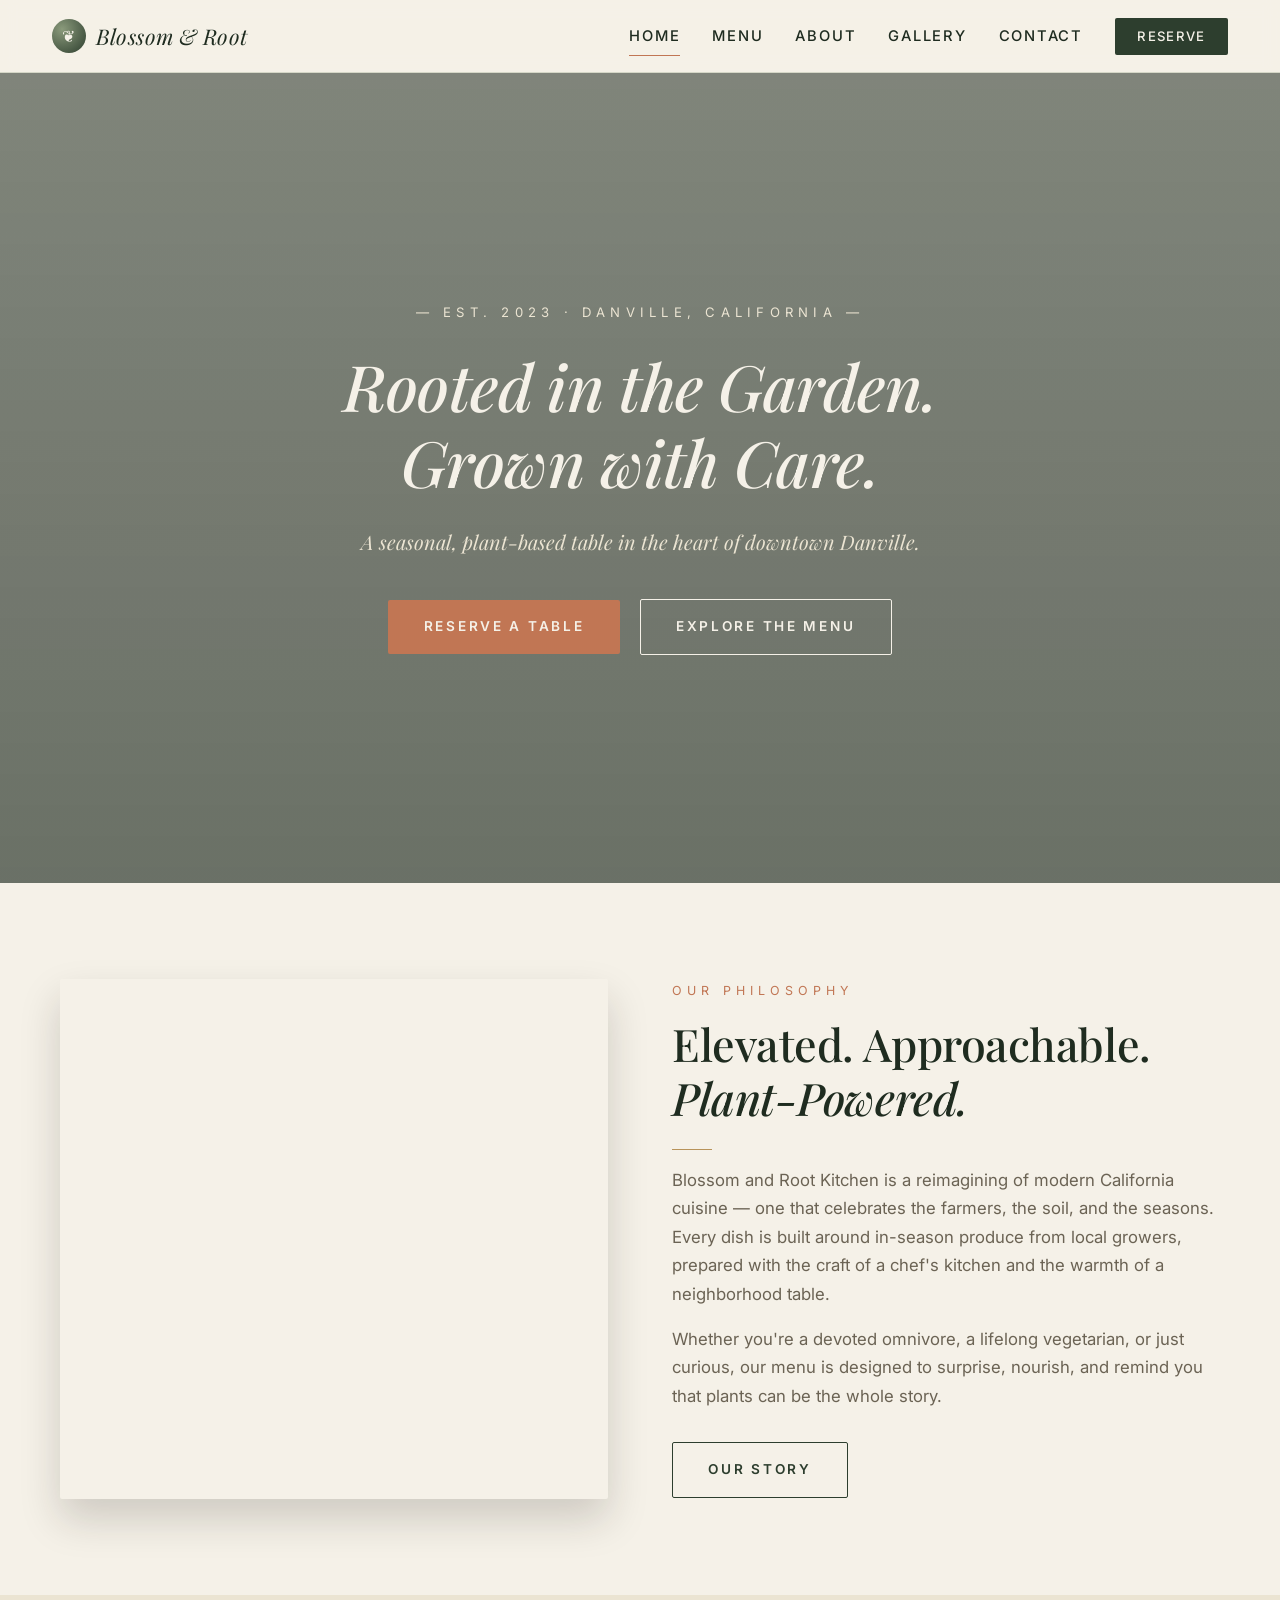
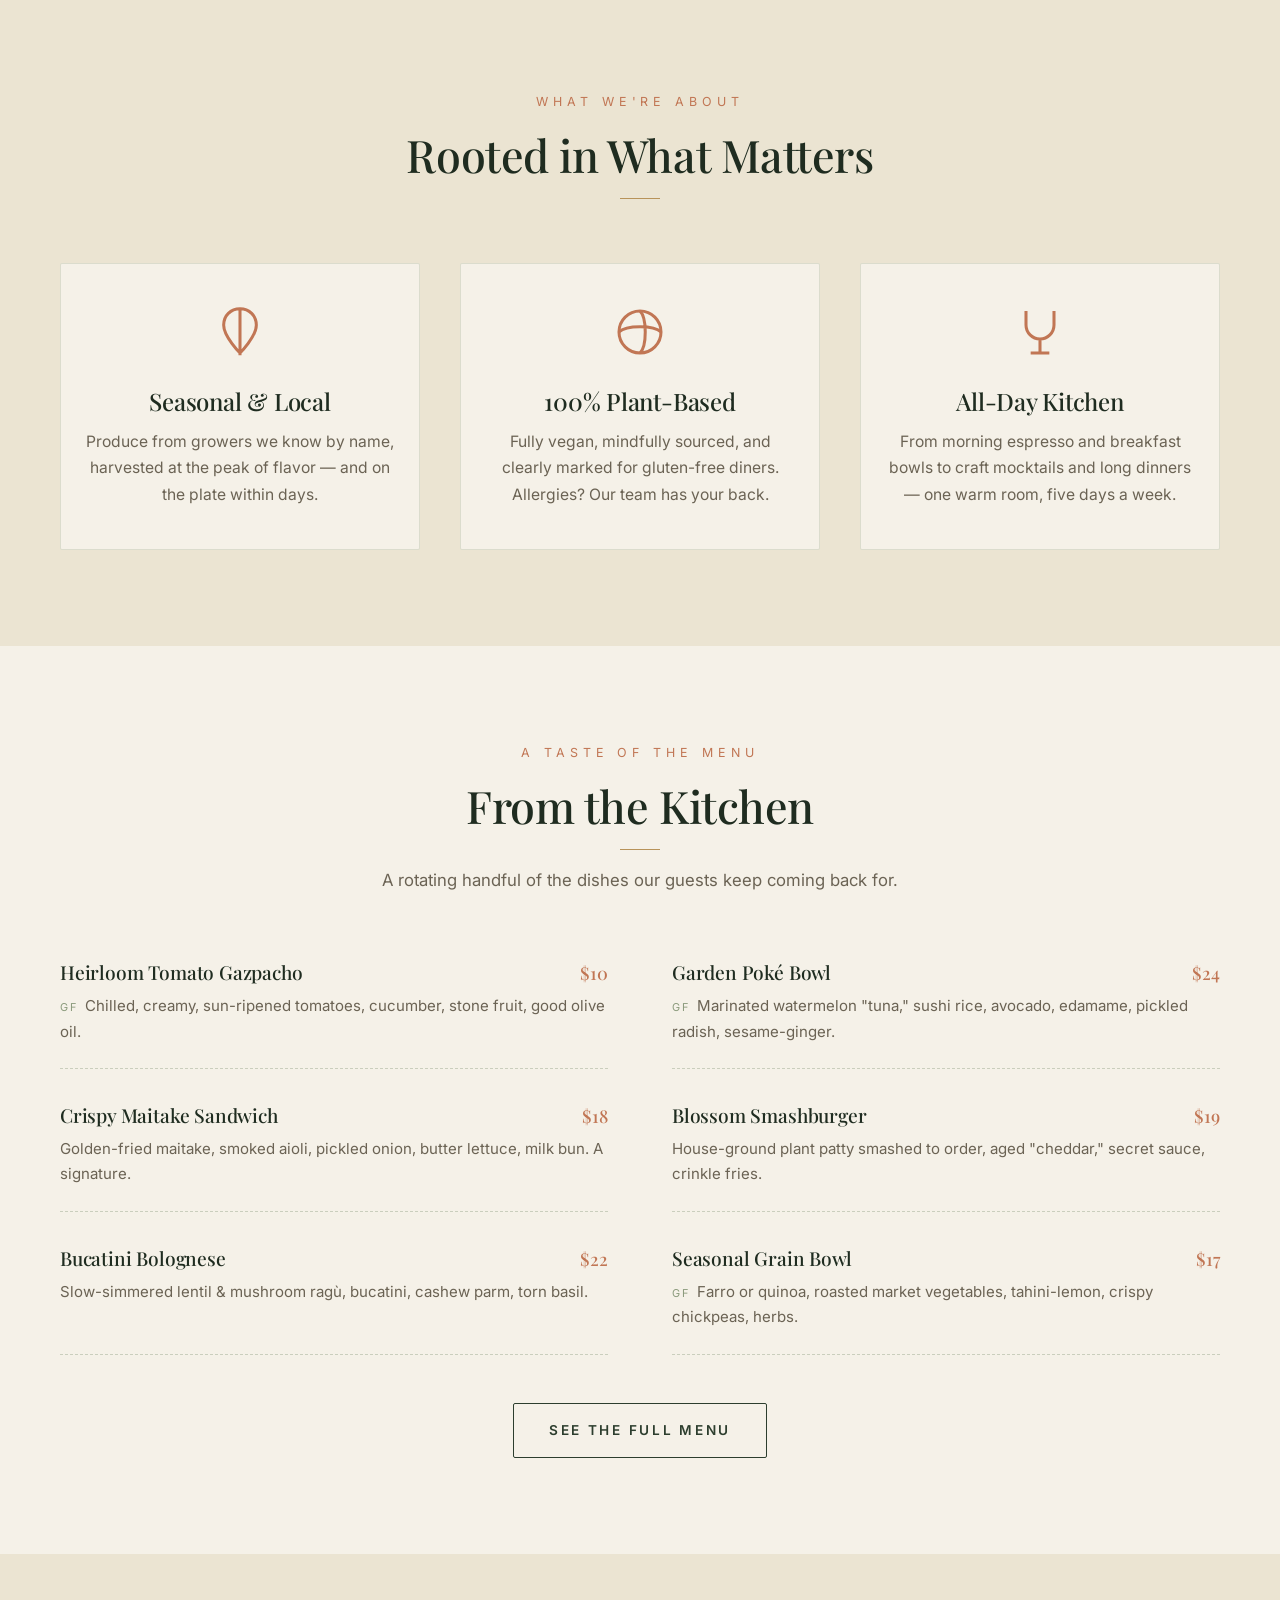
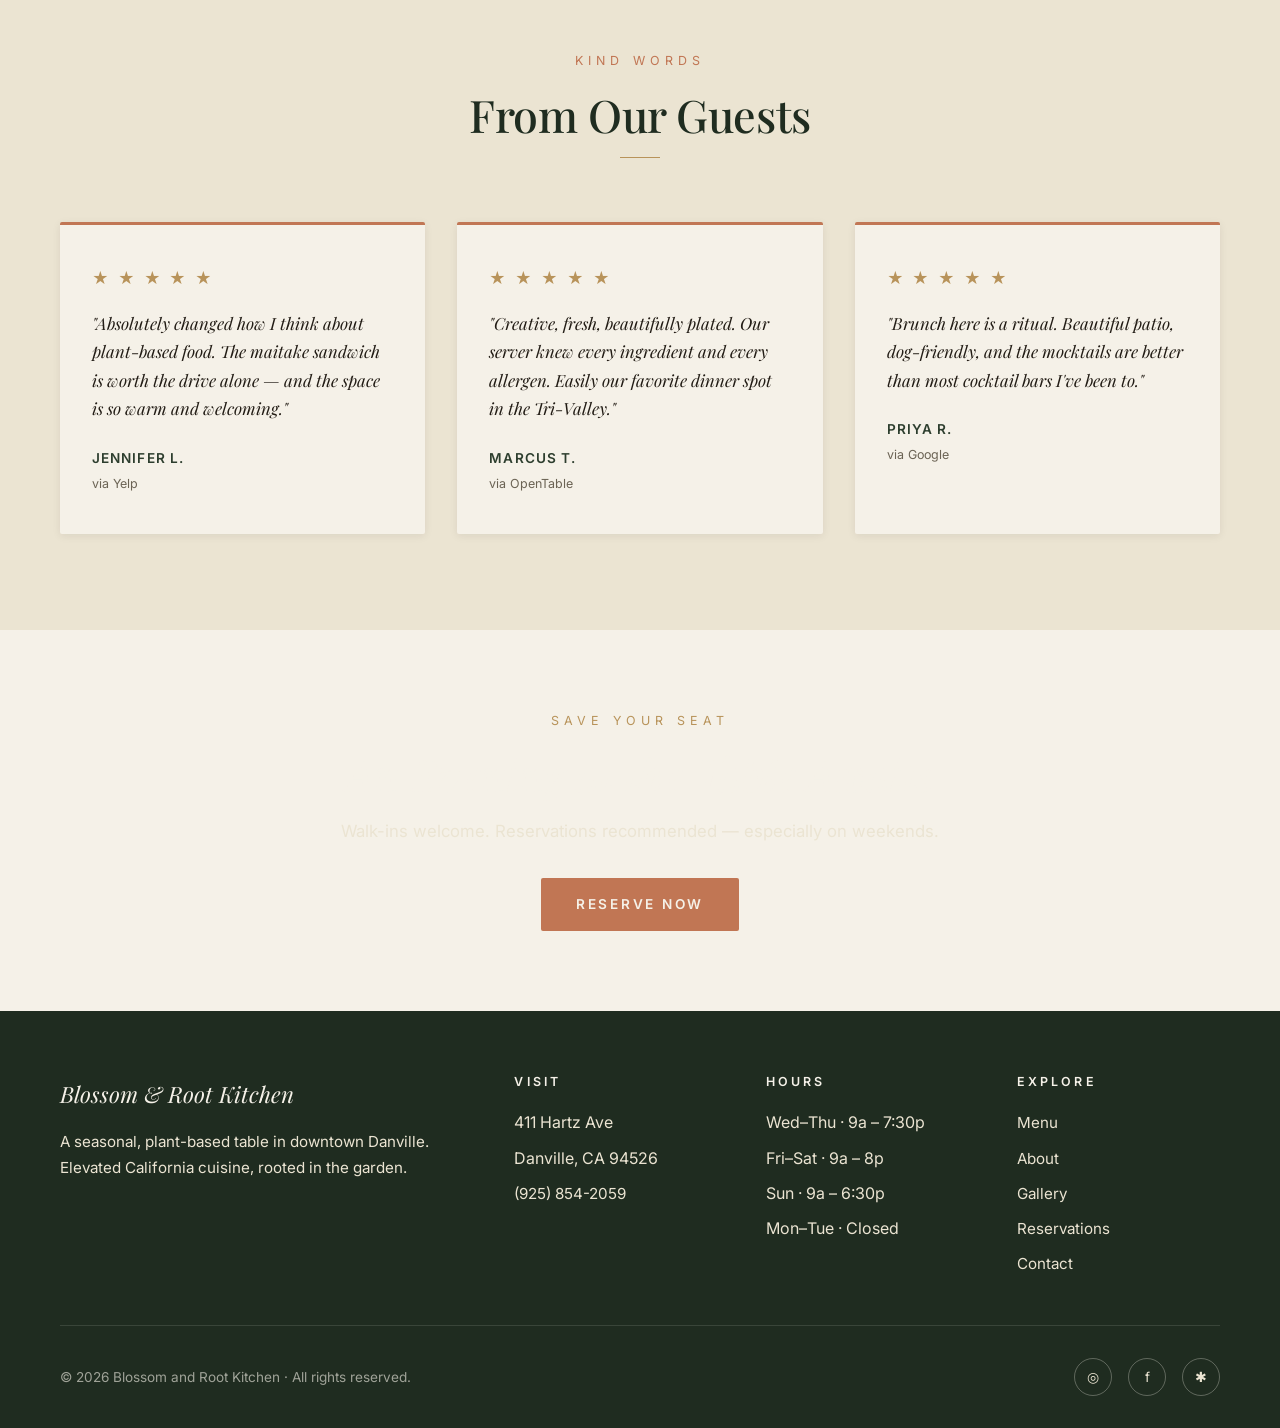
<file: index.html>
<!DOCTYPE html>
<html lang="en">
<head>
<meta charset="UTF-8" />
<meta name="viewport" content="width=device-width, initial-scale=1.0" />
<title>Blossom and Root Kitchen — Plant-Based California Cuisine in Danville</title>
<meta name="description" content="Reimagined modern California cuisine, 100% plant-based, highlighting in-season produce from local growers. Located in downtown Danville, CA." />
<meta property="og:title" content="Blossom and Root Kitchen" />
<meta property="og:description" content="Elevated, approachable, 100% plant-based California cuisine in downtown Danville." />
<meta property="og:type" content="restaurant" />
<link rel="preconnect" href="https://fonts.googleapis.com" />
<link rel="preconnect" href="https://fonts.gstatic.com" crossorigin />
<link href="https://fonts.googleapis.com/css2?family=Playfair+Display:ital,wght@0,400;0,500;1,400;1,500&family=Inter:wght@300;400;500;600&display=swap" rel="stylesheet" />
<link rel="stylesheet" href="styles.css" />
</head>
<body>

<!-- NAV -->
<nav class="nav">
  <div class="nav-inner">
    <a href="index.html" class="brand"><span class="brand-mark">❦</span> Blossom &amp; Root</a>
    <button class="nav-toggle" aria-label="Toggle menu" onclick="document.querySelector('.nav-links').classList.toggle('open')">☰</button>
    <ul class="nav-links">
      <li><a href="index.html" class="active">Home</a></li>
      <li><a href="menu.html">Menu</a></li>
      <li><a href="about.html">About</a></li>
      <li><a href="gallery.html">Gallery</a></li>
      <li><a href="contact.html">Contact</a></li>
      <li><a href="reservations.html" class="nav-cta">Reserve</a></li>
    </ul>
  </div>
</nav>

<!-- HERO -->
<header class="hero">
  <div class="hero-bg"></div>
  <div class="hero-inner">
    <div class="hero-eyebrow">— Est. 2023 · Danville, California —</div>
    <h1>Rooted in the Garden.<br/>Grown with Care.</h1>
    <p class="hero-tag">A seasonal, plant-based table in the heart of downtown Danville.</p>
    <a href="reservations.html" class="btn btn-primary">Reserve a Table</a>
    <a href="menu.html" class="btn btn-ghost">Explore the Menu</a>
  </div>
</header>

<!-- INTRO -->
<section class="intro">
  <div class="container intro-grid">
    <div class="intro-image"></div>
    <div class="intro-text">
      <div class="section-eyebrow">Our Philosophy</div>
      <h2>Elevated. Approachable. <em>Plant-Powered.</em></h2>
      <div class="divider" style="margin-left:0"></div>
      <p>Blossom and Root Kitchen is a reimagining of modern California cuisine — one that celebrates the farmers, the soil, and the seasons. Every dish is built around in-season produce from local growers, prepared with the craft of a chef's kitchen and the warmth of a neighborhood table.</p>
      <p>Whether you're a devoted omnivore, a lifelong vegetarian, or just curious, our menu is designed to surprise, nourish, and remind you that plants can be the whole story.</p>
      <a href="about.html" class="btn btn-outline" style="margin-top:1rem;">Our Story</a>
    </div>
  </div>
</section>

<!-- FEATURES -->
<section class="features">
  <div class="container">
    <div class="section-head">
      <div class="section-eyebrow">What We're About</div>
      <h2>Rooted in What Matters</h2>
      <div class="divider"></div>
    </div>
    <div class="feature-grid">
      <div class="feature">
        <svg class="feature-icon" viewBox="0 0 24 24" fill="none" stroke="currentColor" stroke-width="1.3"><path d="M12 2v20M5 9c0-4 3-7 7-7s7 3 7 7c0 5-7 12-7 12S5 14 5 9z"/></svg>
        <h3>Seasonal &amp; Local</h3>
        <p>Produce from growers we know by name, harvested at the peak of flavor — and on the plate within days.</p>
      </div>
      <div class="feature">
        <svg class="feature-icon" viewBox="0 0 24 24" fill="none" stroke="currentColor" stroke-width="1.3"><circle cx="12" cy="12" r="9"/><path d="M12 3c3 3 3 15 0 18M3 12c3-3 15-3 18 0"/></svg>
        <h3>100% Plant-Based</h3>
        <p>Fully vegan, mindfully sourced, and clearly marked for gluten-free diners. Allergies? Our team has your back.</p>
      </div>
      <div class="feature">
        <svg class="feature-icon" viewBox="0 0 24 24" fill="none" stroke="currentColor" stroke-width="1.3"><path d="M6 3v6a6 6 0 0012 0V3M12 15v6M8 21h8"/></svg>
        <h3>All-Day Kitchen</h3>
        <p>From morning espresso and breakfast bowls to craft mocktails and long dinners — one warm room, five days a week.</p>
      </div>
    </div>
  </div>
</section>

<!-- MENU PREVIEW -->
<section class="menu-section">
  <div class="container">
    <div class="section-head">
      <div class="section-eyebrow">A Taste of the Menu</div>
      <h2>From the Kitchen</h2>
      <div class="divider"></div>
      <p>A rotating handful of the dishes our guests keep coming back for.</p>
    </div>

    <div class="menu-items">
      <div class="menu-item">
        <div class="menu-item-top">
          <h4>Heirloom Tomato Gazpacho</h4>
          <span class="price">$10</span>
        </div>
        <p><span class="menu-tag">GF</span>Chilled, creamy, sun-ripened tomatoes, cucumber, stone fruit, good olive oil.</p>
      </div>

      <div class="menu-item">
        <div class="menu-item-top">
          <h4>Garden Poké Bowl</h4>
          <span class="price">$24</span>
        </div>
        <p><span class="menu-tag">GF</span>Marinated watermelon "tuna," sushi rice, avocado, edamame, pickled radish, sesame-ginger.</p>
      </div>

      <div class="menu-item">
        <div class="menu-item-top">
          <h4>Crispy Maitake Sandwich</h4>
          <span class="price">$18</span>
        </div>
        <p>Golden-fried maitake, smoked aioli, pickled onion, butter lettuce, milk bun. A signature.</p>
      </div>

      <div class="menu-item">
        <div class="menu-item-top">
          <h4>Blossom Smashburger</h4>
          <span class="price">$19</span>
        </div>
        <p>House-ground plant patty smashed to order, aged "cheddar," secret sauce, crinkle fries.</p>
      </div>

      <div class="menu-item">
        <div class="menu-item-top">
          <h4>Bucatini Bolognese</h4>
          <span class="price">$22</span>
        </div>
        <p>Slow-simmered lentil &amp; mushroom ragù, bucatini, cashew parm, torn basil.</p>
      </div>

      <div class="menu-item">
        <div class="menu-item-top">
          <h4>Seasonal Grain Bowl</h4>
          <span class="price">$17</span>
        </div>
        <p><span class="menu-tag">GF</span>Farro or quinoa, roasted market vegetables, tahini-lemon, crispy chickpeas, herbs.</p>
      </div>
    </div>

    <div style="text-align:center; margin-top:3rem;">
      <a href="menu.html" class="btn btn-outline">See the Full Menu</a>
    </div>
  </div>
</section>

<!-- REVIEWS -->
<section class="reviews">
  <div class="container">
    <div class="section-head">
      <div class="section-eyebrow">Kind Words</div>
      <h2>From Our Guests</h2>
      <div class="divider"></div>
    </div>
    <div class="review-grid">
      <div class="review">
        <div class="review-stars">★ ★ ★ ★ ★</div>
        <p class="review-text">"Absolutely changed how I think about plant-based food. The maitake sandwich is worth the drive alone — and the space is so warm and welcoming."</p>
        <div class="review-author">Jennifer L.<div class="review-source">via Yelp</div></div>
      </div>
      <div class="review">
        <div class="review-stars">★ ★ ★ ★ ★</div>
        <p class="review-text">"Creative, fresh, beautifully plated. Our server knew every ingredient and every allergen. Easily our favorite dinner spot in the Tri-Valley."</p>
        <div class="review-author">Marcus T.<div class="review-source">via OpenTable</div></div>
      </div>
      <div class="review">
        <div class="review-stars">★ ★ ★ ★ ★</div>
        <p class="review-text">"Brunch here is a ritual. Beautiful patio, dog-friendly, and the mocktails are better than most cocktail bars I've been to."</p>
        <div class="review-author">Priya R.<div class="review-source">via Google</div></div>
      </div>
    </div>
  </div>
</section>

<!-- CTA BAND -->
<section class="cta-band">
  <div class="container">
    <div class="section-eyebrow" style="color:var(--gold);">Save Your Seat</div>
    <h2>An Evening at the Table Awaits</h2>
    <p>Walk-ins welcome. Reservations recommended — especially on weekends.</p>
    <a href="reservations.html" class="btn btn-primary">Reserve Now</a>
  </div>
</section>

<!-- FOOTER -->
<footer>
  <div class="footer-inner">
    <div>
      <div class="footer-brand">Blossom &amp; Root Kitchen</div>
      <p style="color:var(--cream-dark); font-size:0.95rem;">A seasonal, plant-based table in downtown Danville. Elevated California cuisine, rooted in the garden.</p>
    </div>
    <div class="footer-col">
      <h4>Visit</h4>
      <ul>
        <li>411 Hartz Ave</li>
        <li>Danville, CA 94526</li>
        <li><a href="tel:+19258542059">(925) 854-2059</a></li>
      </ul>
    </div>
    <div class="footer-col">
      <h4>Hours</h4>
      <ul>
        <li>Wed–Thu · 9a – 7:30p</li>
        <li>Fri–Sat · 9a – 8p</li>
        <li>Sun · 9a – 6:30p</li>
        <li>Mon–Tue · Closed</li>
      </ul>
    </div>
    <div class="footer-col">
      <h4>Explore</h4>
      <ul>
        <li><a href="menu.html">Menu</a></li>
        <li><a href="about.html">About</a></li>
        <li><a href="gallery.html">Gallery</a></li>
        <li><a href="reservations.html">Reservations</a></li>
        <li><a href="contact.html">Contact</a></li>
      </ul>
    </div>
  </div>
  <div class="footer-bottom">
    <div>© 2026 Blossom and Root Kitchen · All rights reserved.</div>
    <div class="socials">
      <a href="#" aria-label="Instagram">◎</a>
      <a href="#" aria-label="Facebook">f</a>
      <a href="#" aria-label="Yelp">✱</a>
    </div>
  </div>
</footer>

</body>
</html>
</file>
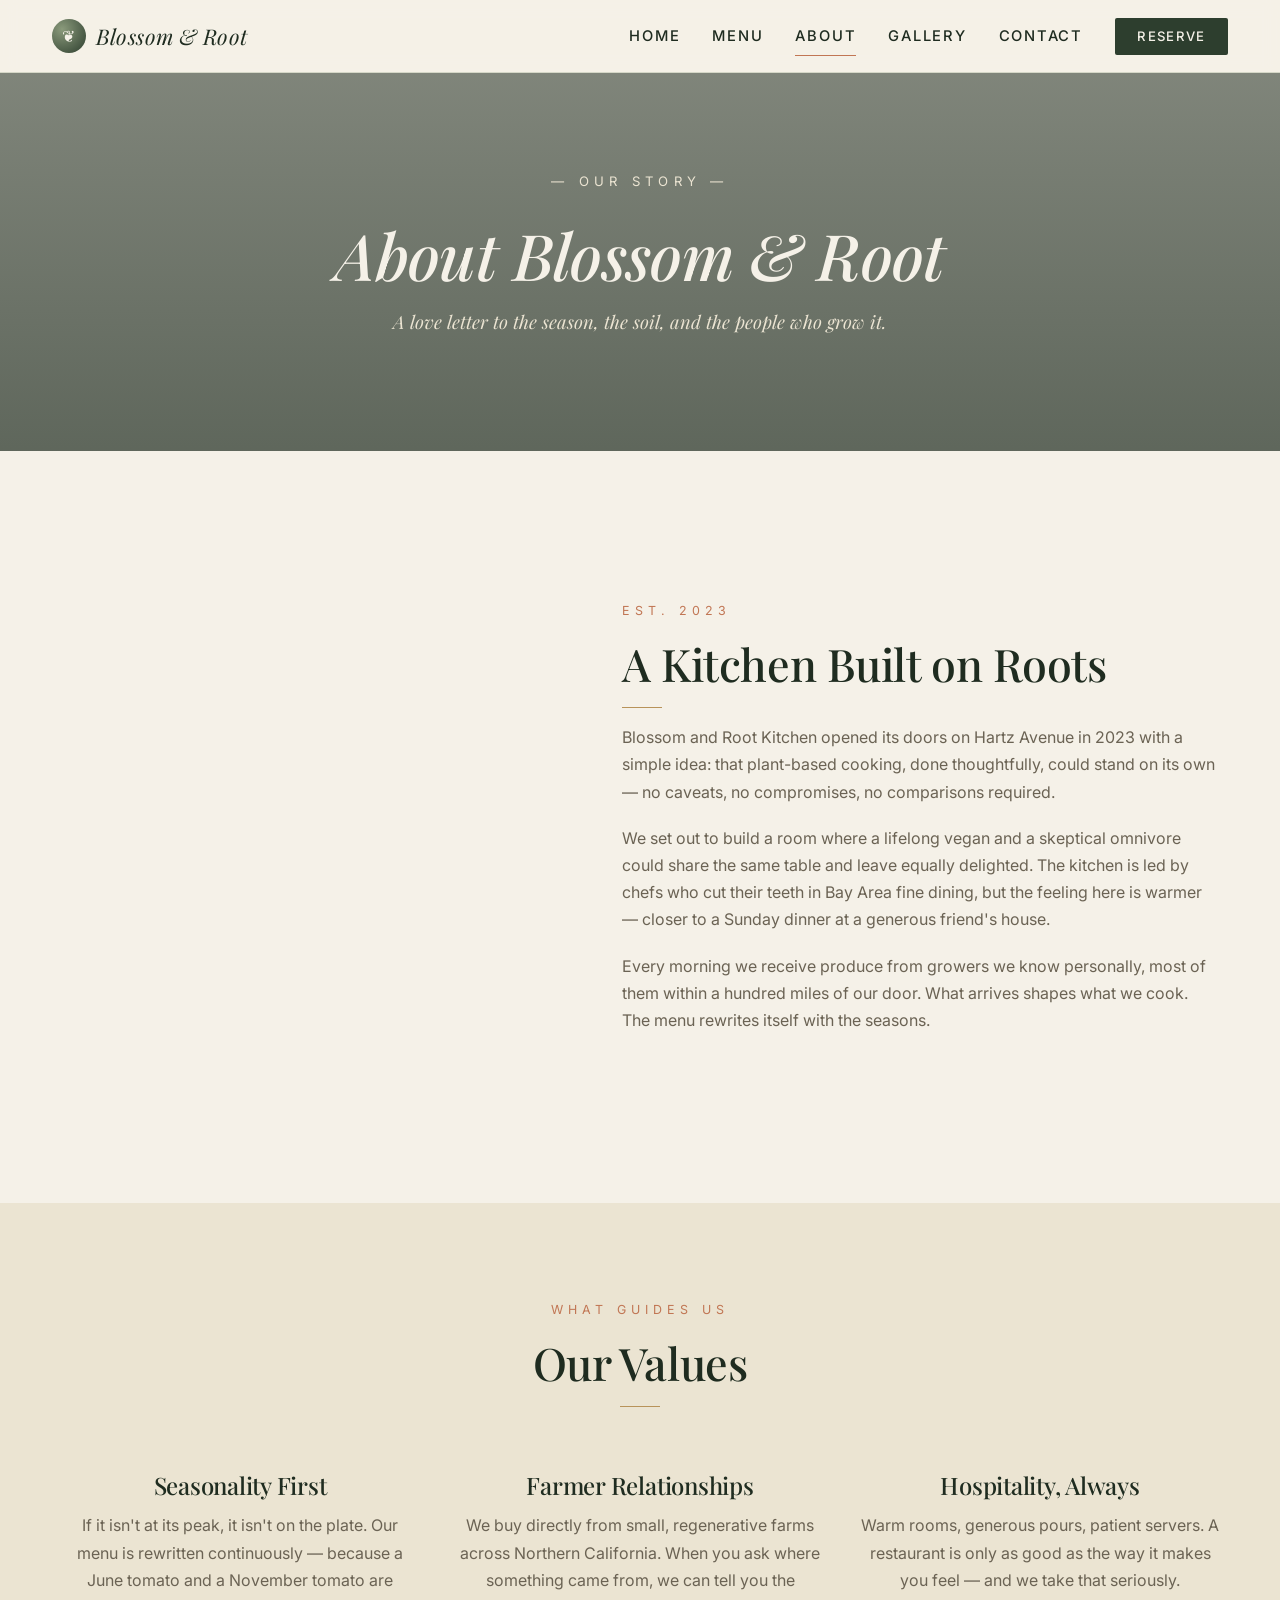
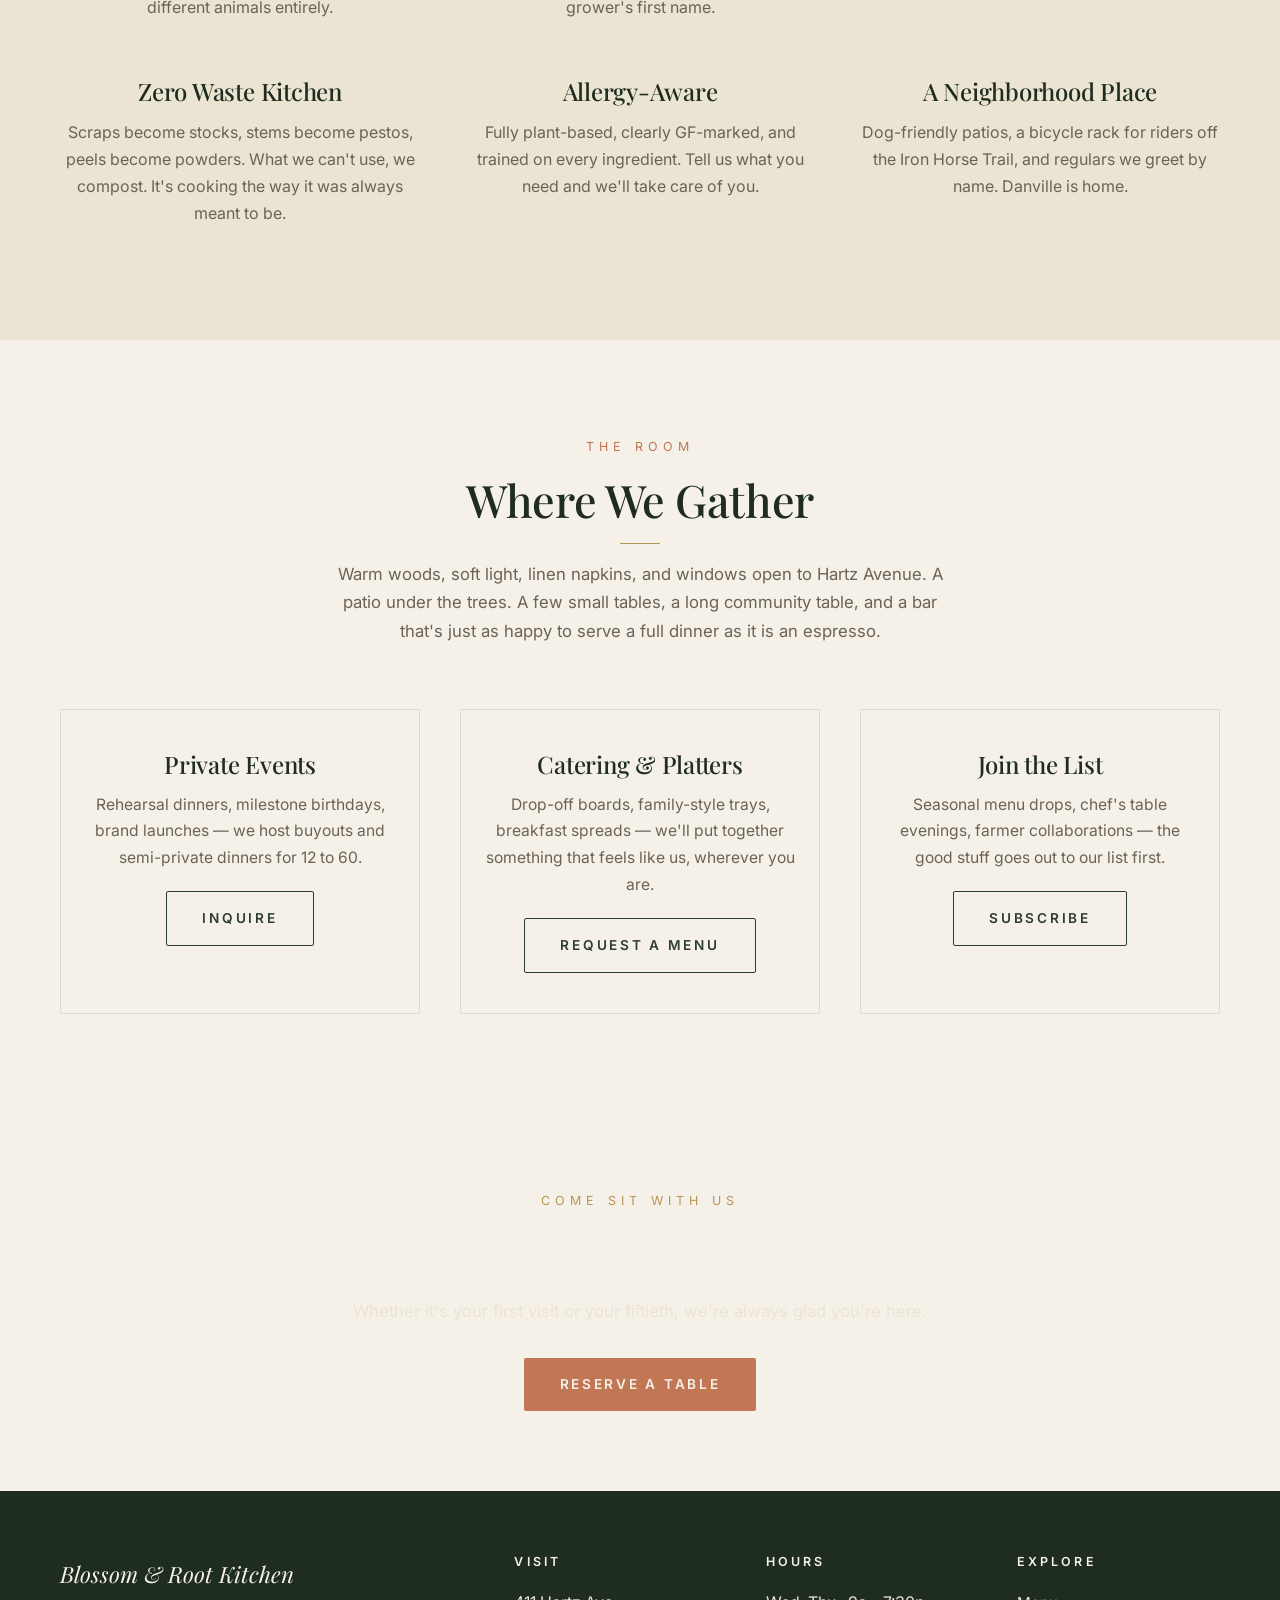
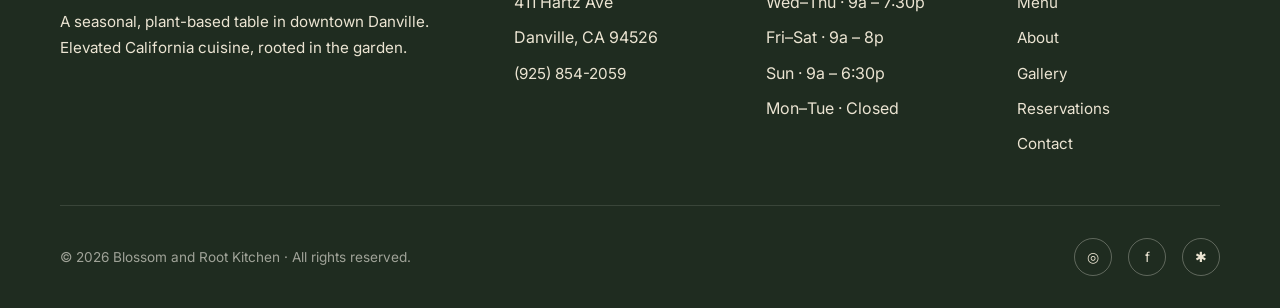
<file: about.html>
<!DOCTYPE html>
<html lang="en">
<head>
<meta charset="UTF-8" />
<meta name="viewport" content="width=device-width, initial-scale=1.0" />
<title>About — Blossom and Root Kitchen</title>
<meta name="description" content="Our story, our farmers, and our commitment to seasonal, 100% plant-based California cuisine in Danville." />
<link rel="preconnect" href="https://fonts.googleapis.com" />
<link rel="preconnect" href="https://fonts.gstatic.com" crossorigin />
<link href="https://fonts.googleapis.com/css2?family=Playfair+Display:ital,wght@0,400;0,500;1,400;1,500&family=Inter:wght@300;400;500;600&display=swap" rel="stylesheet" />
<link rel="stylesheet" href="styles.css" />
</head>
<body>

<nav class="nav">
  <div class="nav-inner">
    <a href="index.html" class="brand"><span class="brand-mark">❦</span> Blossom &amp; Root</a>
    <button class="nav-toggle" aria-label="Toggle menu" onclick="document.querySelector('.nav-links').classList.toggle('open')">☰</button>
    <ul class="nav-links">
      <li><a href="index.html">Home</a></li>
      <li><a href="menu.html">Menu</a></li>
      <li><a href="about.html" class="active">About</a></li>
      <li><a href="gallery.html">Gallery</a></li>
      <li><a href="contact.html">Contact</a></li>
      <li><a href="reservations.html" class="nav-cta">Reserve</a></li>
    </ul>
  </div>
</nav>

<header class="page-banner banner-about">
  <div class="page-banner-inner">
    <div class="hero-eyebrow">— Our Story —</div>
    <h1>About Blossom &amp; Root</h1>
    <p>A love letter to the season, the soil, and the people who grow it.</p>
  </div>
</header>

<section class="intro">
  <div class="container story-grid">
    <div class="story-img"></div>
    <div>
      <div class="section-eyebrow">Est. 2023</div>
      <h2>A Kitchen Built on Roots</h2>
      <div class="divider" style="margin-left:0"></div>
      <p>Blossom and Root Kitchen opened its doors on Hartz Avenue in 2023 with a simple idea: that plant-based cooking, done thoughtfully, could stand on its own — no caveats, no compromises, no comparisons required.</p>
      <p>We set out to build a room where a lifelong vegan and a skeptical omnivore could share the same table and leave equally delighted. The kitchen is led by chefs who cut their teeth in Bay Area fine dining, but the feeling here is warmer — closer to a Sunday dinner at a generous friend's house.</p>
      <p>Every morning we receive produce from growers we know personally, most of them within a hundred miles of our door. What arrives shapes what we cook. The menu rewrites itself with the seasons.</p>
    </div>
  </div>
</section>

<section class="features">
  <div class="container">
    <div class="section-head">
      <div class="section-eyebrow">What Guides Us</div>
      <h2>Our Values</h2>
      <div class="divider"></div>
    </div>
    <div class="about-values">
      <div class="value">
        <h3>Seasonality First</h3>
        <p>If it isn't at its peak, it isn't on the plate. Our menu is rewritten continuously — because a June tomato and a November tomato are different animals entirely.</p>
      </div>
      <div class="value">
        <h3>Farmer Relationships</h3>
        <p>We buy directly from small, regenerative farms across Northern California. When you ask where something came from, we can tell you the grower's first name.</p>
      </div>
      <div class="value">
        <h3>Hospitality, Always</h3>
        <p>Warm rooms, generous pours, patient servers. A restaurant is only as good as the way it makes you feel — and we take that seriously.</p>
      </div>
      <div class="value">
        <h3>Zero Waste Kitchen</h3>
        <p>Scraps become stocks, stems become pestos, peels become powders. What we can't use, we compost. It's cooking the way it was always meant to be.</p>
      </div>
      <div class="value">
        <h3>Allergy-Aware</h3>
        <p>Fully plant-based, clearly GF-marked, and trained on every ingredient. Tell us what you need and we'll take care of you.</p>
      </div>
      <div class="value">
        <h3>A Neighborhood Place</h3>
        <p>Dog-friendly patios, a bicycle rack for riders off the Iron Horse Trail, and regulars we greet by name. Danville is home.</p>
      </div>
    </div>
  </div>
</section>

<section class="menu-section">
  <div class="container">
    <div class="section-head">
      <div class="section-eyebrow">The Room</div>
      <h2>Where We Gather</h2>
      <div class="divider"></div>
      <p>Warm woods, soft light, linen napkins, and windows open to Hartz Avenue. A patio under the trees. A few small tables, a long community table, and a bar that's just as happy to serve a full dinner as it is an espresso.</p>
    </div>
    <div class="feature-grid">
      <div class="feature">
        <h3>Private Events</h3>
        <p>Rehearsal dinners, milestone birthdays, brand launches — we host buyouts and semi-private dinners for 12 to 60.</p>
        <a href="contact.html" class="btn btn-outline" style="margin-top:1.2rem;">Inquire</a>
      </div>
      <div class="feature">
        <h3>Catering &amp; Platters</h3>
        <p>Drop-off boards, family-style trays, breakfast spreads — we'll put together something that feels like us, wherever you are.</p>
        <a href="contact.html" class="btn btn-outline" style="margin-top:1.2rem;">Request a Menu</a>
      </div>
      <div class="feature">
        <h3>Join the List</h3>
        <p>Seasonal menu drops, chef's table evenings, farmer collaborations — the good stuff goes out to our list first.</p>
        <a href="#newsletter" class="btn btn-outline" style="margin-top:1.2rem;">Subscribe</a>
      </div>
    </div>
  </div>
</section>

<section class="cta-band">
  <div class="container">
    <div class="section-eyebrow" style="color:var(--gold);">Come Sit With Us</div>
    <h2>We'd Love to Feed You</h2>
    <p>Whether it's your first visit or your fiftieth, we're always glad you're here.</p>
    <a href="reservations.html" class="btn btn-primary">Reserve a Table</a>
  </div>
</section>

<footer id="newsletter">
  <div class="footer-inner">
    <div>
      <div class="footer-brand">Blossom &amp; Root Kitchen</div>
      <p style="color:var(--cream-dark); font-size:0.95rem;">A seasonal, plant-based table in downtown Danville. Elevated California cuisine, rooted in the garden.</p>
    </div>
    <div class="footer-col">
      <h4>Visit</h4>
      <ul>
        <li>411 Hartz Ave</li>
        <li>Danville, CA 94526</li>
        <li><a href="tel:+19258542059">(925) 854-2059</a></li>
      </ul>
    </div>
    <div class="footer-col">
      <h4>Hours</h4>
      <ul>
        <li>Wed–Thu · 9a – 7:30p</li>
        <li>Fri–Sat · 9a – 8p</li>
        <li>Sun · 9a – 6:30p</li>
        <li>Mon–Tue · Closed</li>
      </ul>
    </div>
    <div class="footer-col">
      <h4>Explore</h4>
      <ul>
        <li><a href="menu.html">Menu</a></li>
        <li><a href="about.html">About</a></li>
        <li><a href="gallery.html">Gallery</a></li>
        <li><a href="reservations.html">Reservations</a></li>
        <li><a href="contact.html">Contact</a></li>
      </ul>
    </div>
  </div>
  <div class="footer-bottom">
    <div>© 2026 Blossom and Root Kitchen · All rights reserved.</div>
    <div class="socials">
      <a href="#" aria-label="Instagram">◎</a>
      <a href="#" aria-label="Facebook">f</a>
      <a href="#" aria-label="Yelp">✱</a>
    </div>
  </div>
</footer>

</body>
</html>
</file>
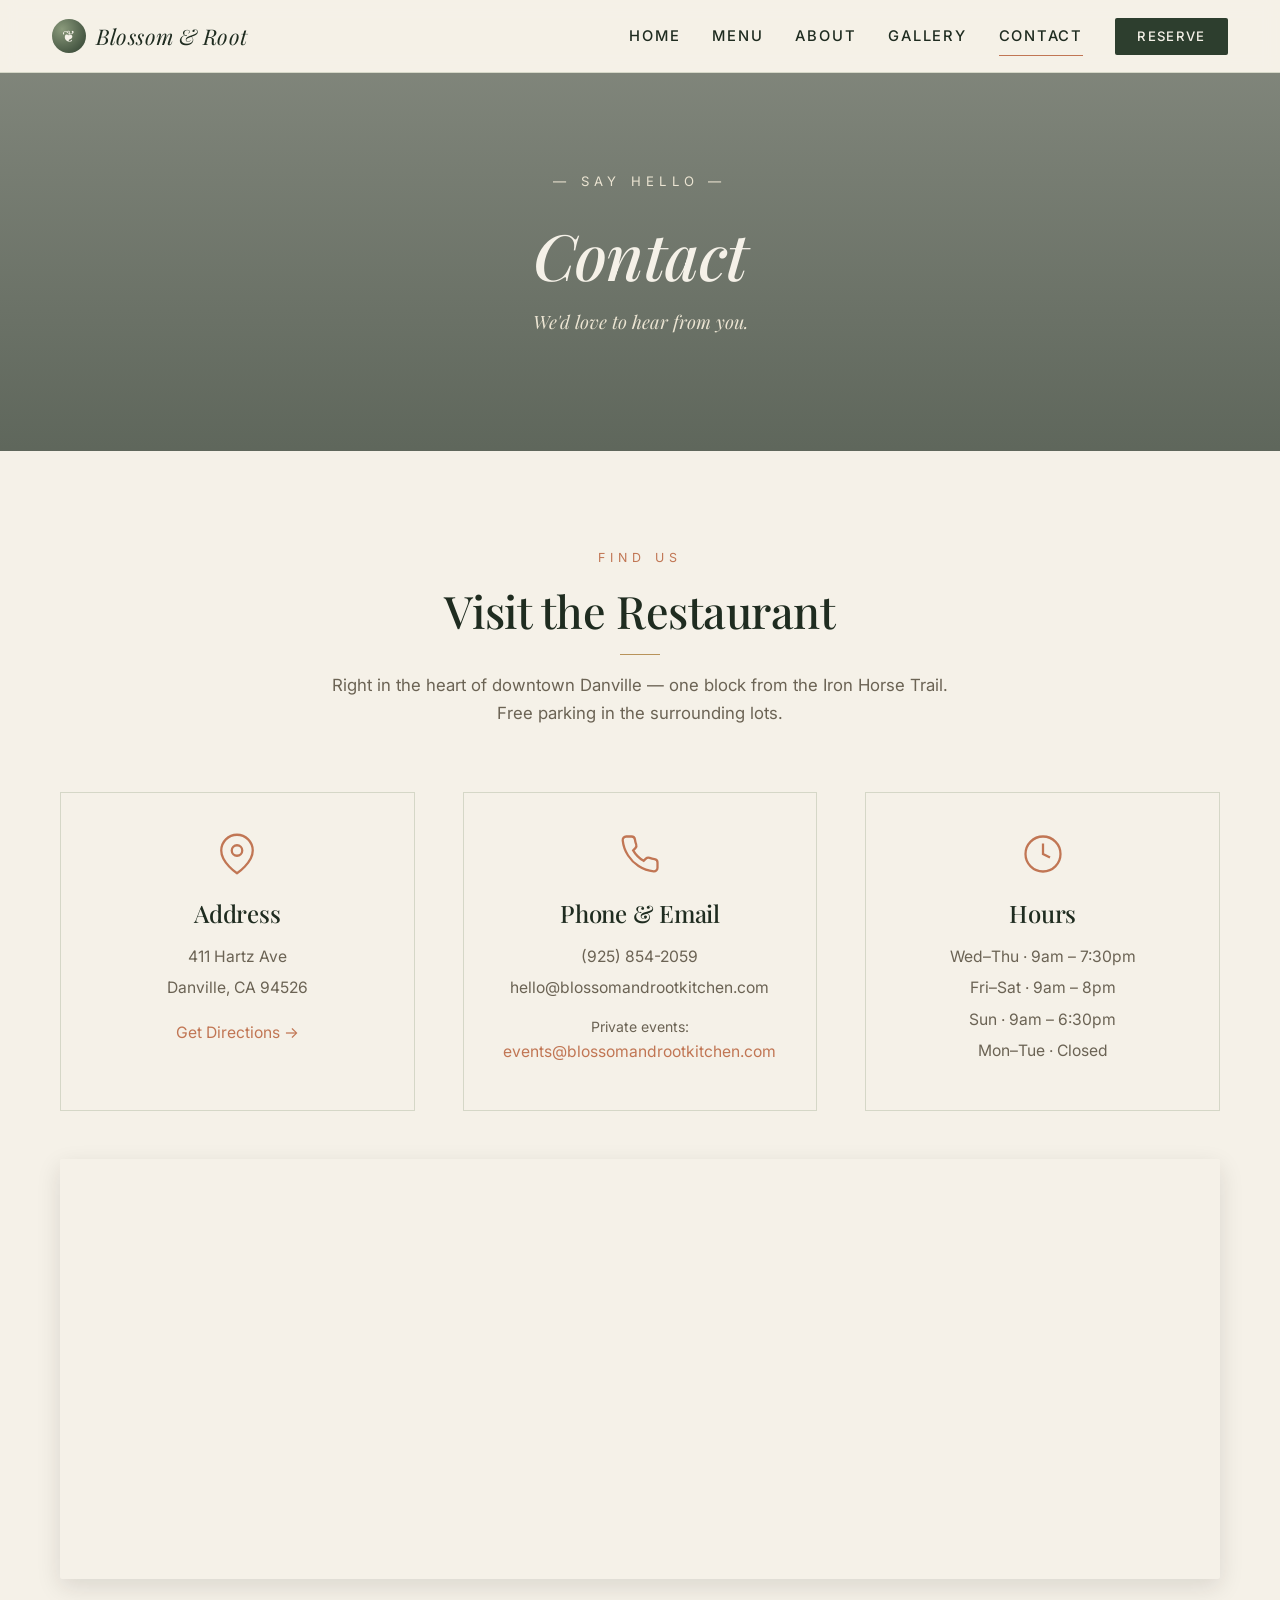
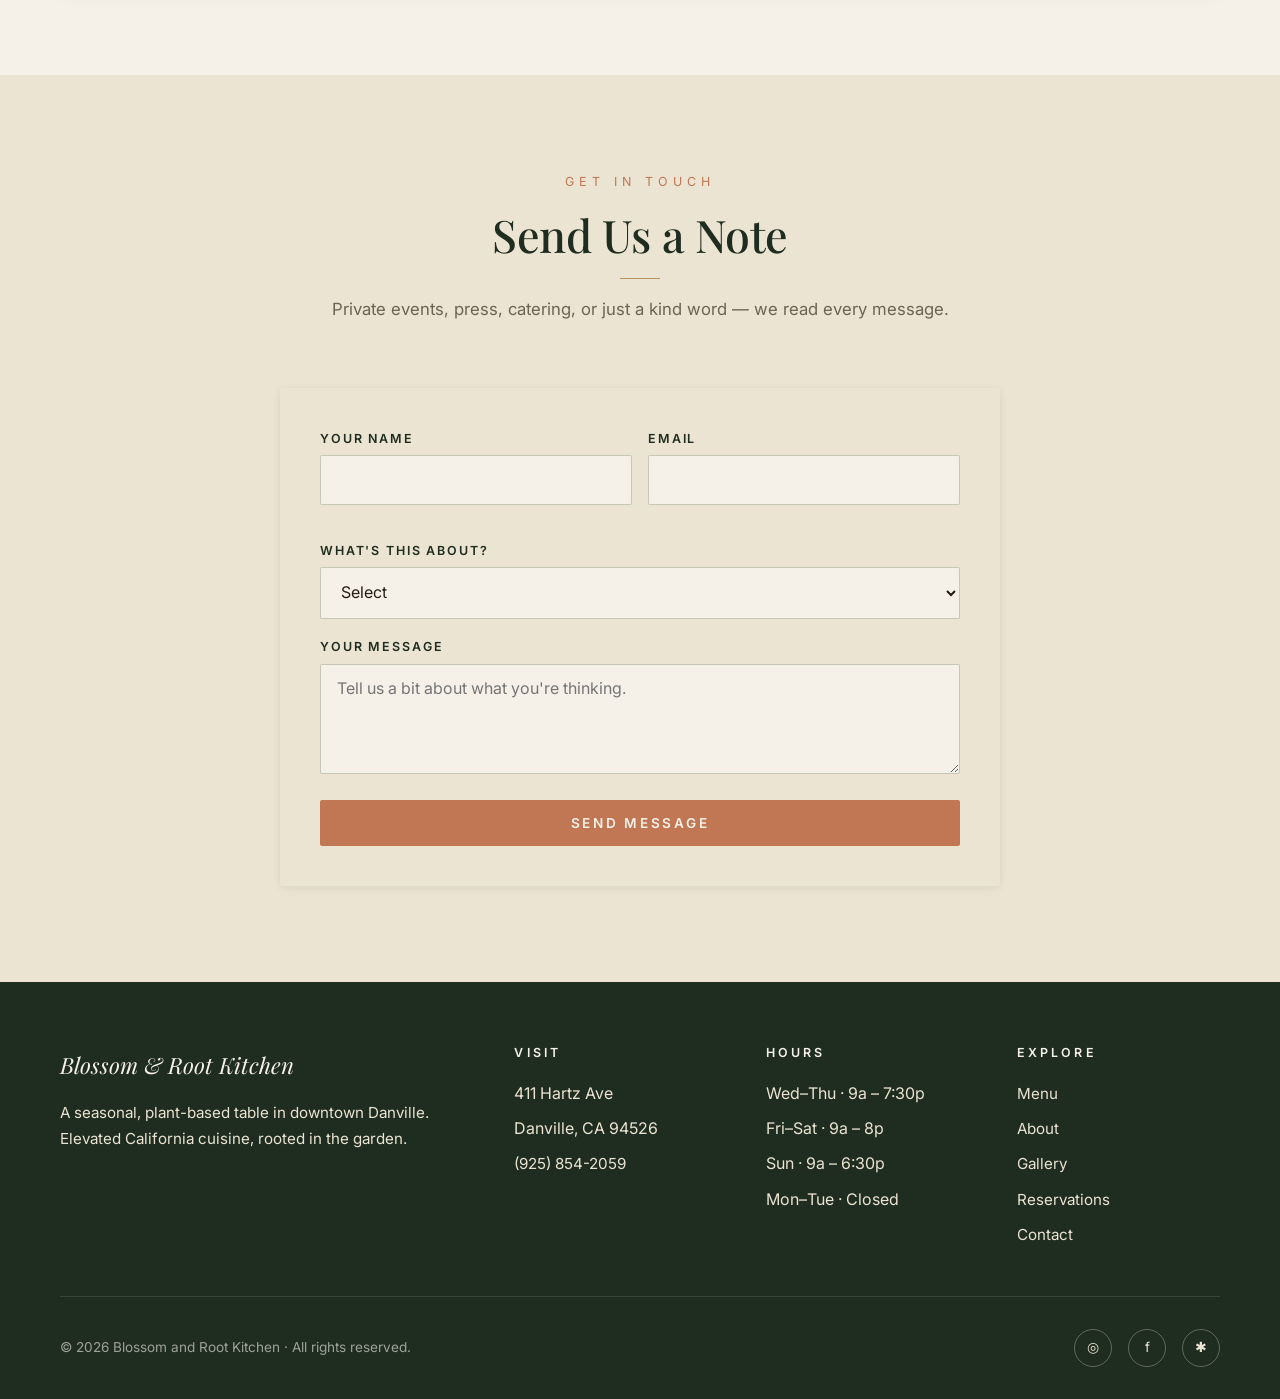
<file: contact.html>
<!DOCTYPE html>
<html lang="en">
<head>
<meta charset="UTF-8" />
<meta name="viewport" content="width=device-width, initial-scale=1.0" />
<title>Contact — Blossom and Root Kitchen</title>
<meta name="description" content="Get in touch with Blossom and Root Kitchen — address, hours, phone, private events, and catering inquiries." />
<link rel="preconnect" href="https://fonts.googleapis.com" />
<link rel="preconnect" href="https://fonts.gstatic.com" crossorigin />
<link href="https://fonts.googleapis.com/css2?family=Playfair+Display:ital,wght@0,400;0,500;1,400;1,500&family=Inter:wght@300;400;500;600&display=swap" rel="stylesheet" />
<link rel="stylesheet" href="styles.css" />
</head>
<body>

<nav class="nav">
  <div class="nav-inner">
    <a href="index.html" class="brand"><span class="brand-mark">❦</span> Blossom &amp; Root</a>
    <button class="nav-toggle" aria-label="Toggle menu" onclick="document.querySelector('.nav-links').classList.toggle('open')">☰</button>
    <ul class="nav-links">
      <li><a href="index.html">Home</a></li>
      <li><a href="menu.html">Menu</a></li>
      <li><a href="about.html">About</a></li>
      <li><a href="gallery.html">Gallery</a></li>
      <li><a href="contact.html" class="active">Contact</a></li>
      <li><a href="reservations.html" class="nav-cta">Reserve</a></li>
    </ul>
  </div>
</nav>

<header class="page-banner banner-contact">
  <div class="page-banner-inner">
    <div class="hero-eyebrow">— Say Hello —</div>
    <h1>Contact</h1>
    <p>We'd love to hear from you.</p>
  </div>
</header>

<section class="menu-section">
  <div class="container">
    <div class="section-head">
      <div class="section-eyebrow">Find Us</div>
      <h2>Visit the Restaurant</h2>
      <div class="divider"></div>
      <p>Right in the heart of downtown Danville — one block from the Iron Horse Trail. Free parking in the surrounding lots.</p>
    </div>

    <div class="contact-grid">
      <div class="contact-card">
        <svg style="width:42px;height:42px;color:var(--terracotta);margin:0 auto 1rem;" viewBox="0 0 24 24" fill="none" stroke="currentColor" stroke-width="1.3"><path d="M21 10c0 7-9 13-9 13s-9-6-9-13a9 9 0 0118 0z"/><circle cx="12" cy="10" r="3"/></svg>
        <h3>Address</h3>
        <p>411 Hartz Ave</p>
        <p>Danville, CA 94526</p>
        <a href="https://maps.google.com/?q=411+Hartz+Ave+Danville+CA" target="_blank" rel="noopener" style="color:var(--terracotta); margin-top:0.8rem; display:inline-block;">Get Directions →</a>
      </div>

      <div class="contact-card">
        <svg style="width:42px;height:42px;color:var(--terracotta);margin:0 auto 1rem;" viewBox="0 0 24 24" fill="none" stroke="currentColor" stroke-width="1.3"><path d="M22 16.92v3a2 2 0 01-2.18 2 19.79 19.79 0 01-8.63-3.07 19.5 19.5 0 01-6-6 19.79 19.79 0 01-3.07-8.67A2 2 0 014.11 2h3a2 2 0 012 1.72 12.84 12.84 0 00.7 2.81 2 2 0 01-.45 2.11L8.09 9.91a16 16 0 006 6l1.27-1.27a2 2 0 012.11-.45 12.84 12.84 0 002.81.7A2 2 0 0122 16.92z"/></svg>
        <h3>Phone &amp; Email</h3>
        <a href="tel:+19258542059">(925) 854-2059</a>
        <a href="mailto:hello@blossomandrootkitchen.com">hello@blossomandrootkitchen.com</a>
        <p style="margin-top:0.8rem; font-size:0.88rem;">Private events: <a href="mailto:events@blossomandrootkitchen.com" style="color:var(--terracotta);">events@blossomandrootkitchen.com</a></p>
      </div>

      <div class="contact-card">
        <svg style="width:42px;height:42px;color:var(--terracotta);margin:0 auto 1rem;" viewBox="0 0 24 24" fill="none" stroke="currentColor" stroke-width="1.3"><circle cx="12" cy="12" r="10"/><path d="M12 6v6l4 2"/></svg>
        <h3>Hours</h3>
        <p>Wed–Thu · 9am – 7:30pm</p>
        <p>Fri–Sat · 9am – 8pm</p>
        <p>Sun · 9am – 6:30pm</p>
        <p style="color:var(--muted);">Mon–Tue · Closed</p>
      </div>
    </div>

    <div class="map-wrap">
      <iframe
        src="https://www.google.com/maps?q=411+Hartz+Ave+Danville+CA+94526&output=embed"
        loading="lazy"
        referrerpolicy="no-referrer-when-downgrade"
        title="Map to Blossom and Root Kitchen"></iframe>
    </div>
  </div>
</section>

<section class="features">
  <div class="container">
    <div class="section-head">
      <div class="section-eyebrow">Get in Touch</div>
      <h2>Send Us a Note</h2>
      <div class="divider"></div>
      <p>Private events, press, catering, or just a kind word — we read every message.</p>
    </div>

    <form class="res-form" style="max-width:720px; margin:0 auto;" onsubmit="event.preventDefault(); document.getElementById('contact-success').style.display='block'; this.reset();">
      <div class="form-row">
        <div class="form-group">
          <label for="cname">Your Name</label>
          <input type="text" id="cname" name="cname" required />
        </div>
        <div class="form-group">
          <label for="cemail">Email</label>
          <input type="email" id="cemail" name="cemail" required />
        </div>
      </div>
      <div class="form-group">
        <label for="csubject">What's This About?</label>
        <select id="csubject" name="csubject" required>
          <option value="">Select</option>
          <option>General Inquiry</option>
          <option>Private Event / Buyout</option>
          <option>Catering</option>
          <option>Press / Media</option>
          <option>Careers</option>
          <option>Feedback</option>
        </select>
      </div>
      <div class="form-group">
        <label for="cmessage">Your Message</label>
        <textarea id="cmessage" name="cmessage" required placeholder="Tell us a bit about what you're thinking."></textarea>
      </div>
      <button type="submit" class="btn btn-primary" style="width:100%;">Send Message</button>
      <div id="contact-success" style="display:none; margin-top:1.5rem; padding:1rem; background:var(--sage); color:var(--cream); border-radius:2px; text-align:center;">
        <strong>Thank you!</strong> We'll get back to you shortly.
      </div>
    </form>
  </div>
</section>

<footer>
  <div class="footer-inner">
    <div>
      <div class="footer-brand">Blossom &amp; Root Kitchen</div>
      <p style="color:var(--cream-dark); font-size:0.95rem;">A seasonal, plant-based table in downtown Danville. Elevated California cuisine, rooted in the garden.</p>
    </div>
    <div class="footer-col">
      <h4>Visit</h4>
      <ul>
        <li>411 Hartz Ave</li>
        <li>Danville, CA 94526</li>
        <li><a href="tel:+19258542059">(925) 854-2059</a></li>
      </ul>
    </div>
    <div class="footer-col">
      <h4>Hours</h4>
      <ul>
        <li>Wed–Thu · 9a – 7:30p</li>
        <li>Fri–Sat · 9a – 8p</li>
        <li>Sun · 9a – 6:30p</li>
        <li>Mon–Tue · Closed</li>
      </ul>
    </div>
    <div class="footer-col">
      <h4>Explore</h4>
      <ul>
        <li><a href="menu.html">Menu</a></li>
        <li><a href="about.html">About</a></li>
        <li><a href="gallery.html">Gallery</a></li>
        <li><a href="reservations.html">Reservations</a></li>
        <li><a href="contact.html">Contact</a></li>
      </ul>
    </div>
  </div>
  <div class="footer-bottom">
    <div>© 2026 Blossom and Root Kitchen · All rights reserved.</div>
    <div class="socials">
      <a href="#" aria-label="Instagram">◎</a>
      <a href="#" aria-label="Facebook">f</a>
      <a href="#" aria-label="Yelp">✱</a>
    </div>
  </div>
</footer>

</body>
</html>
</file>
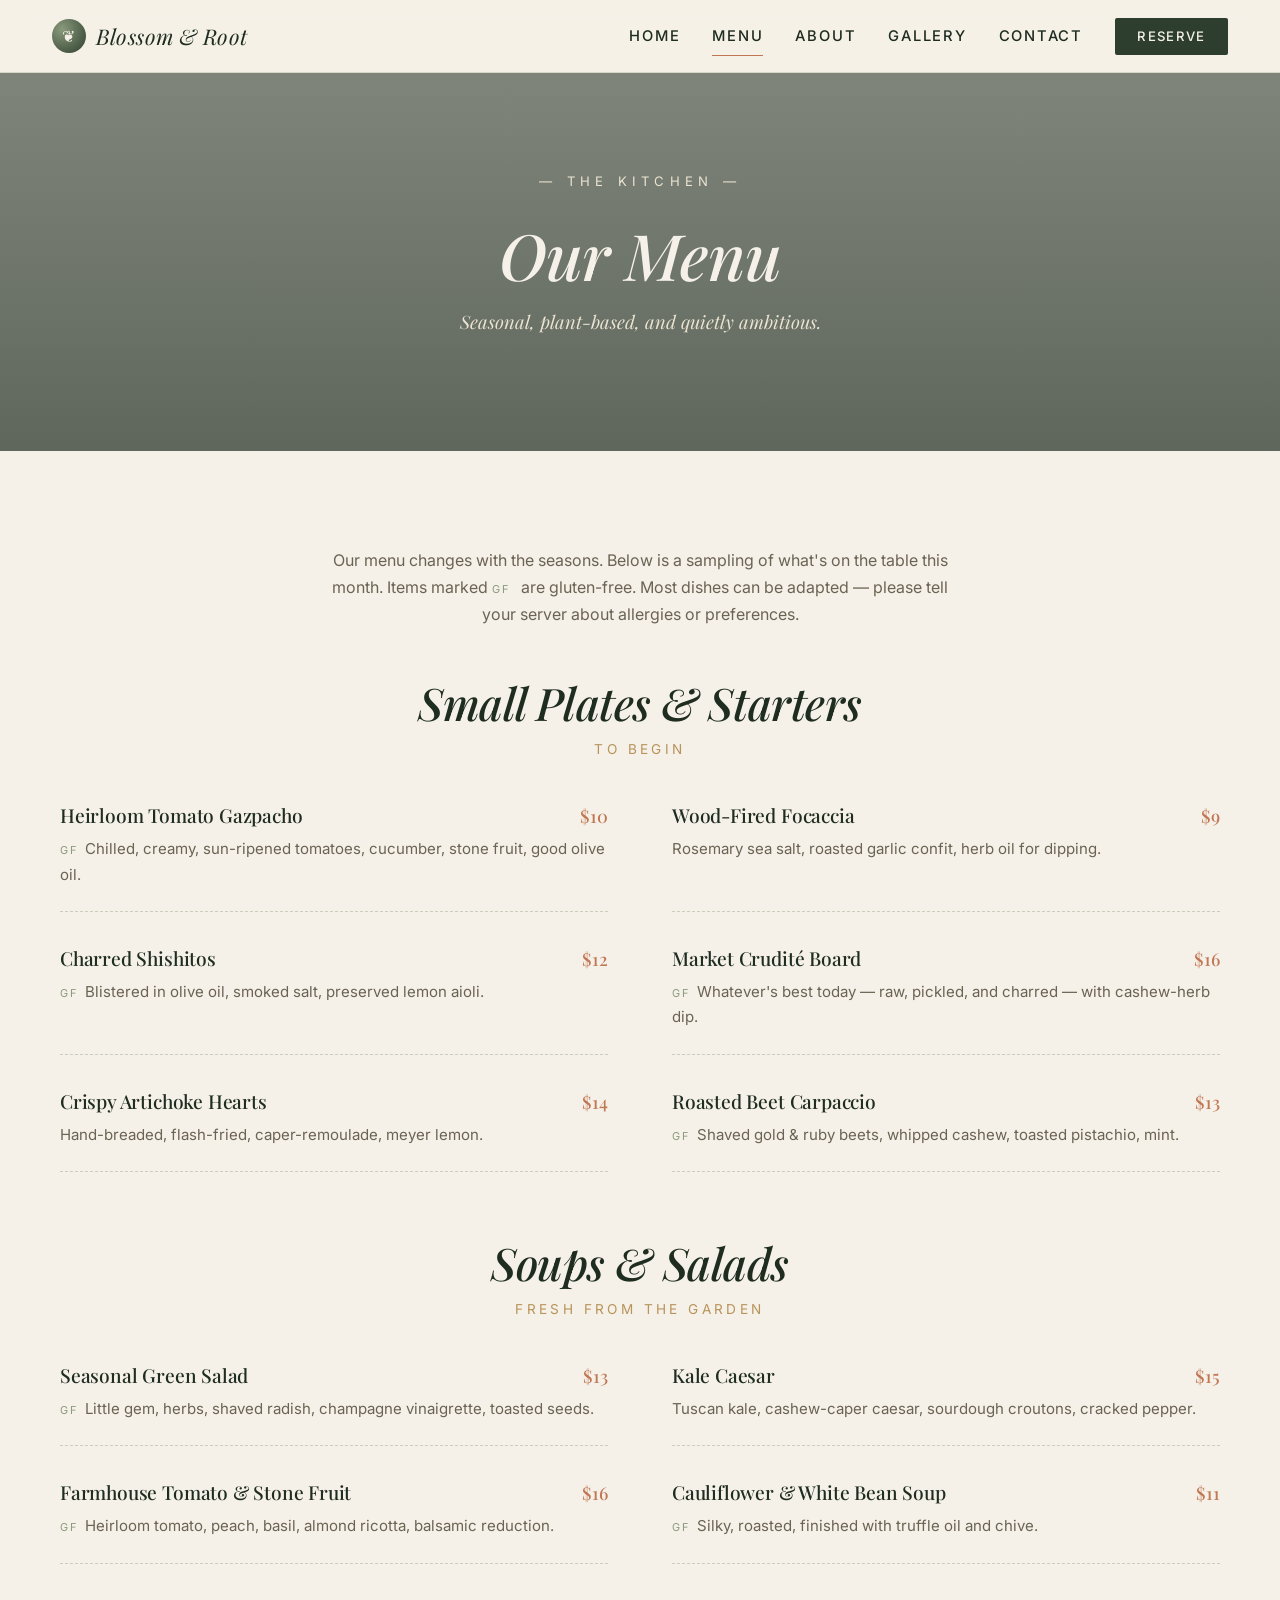
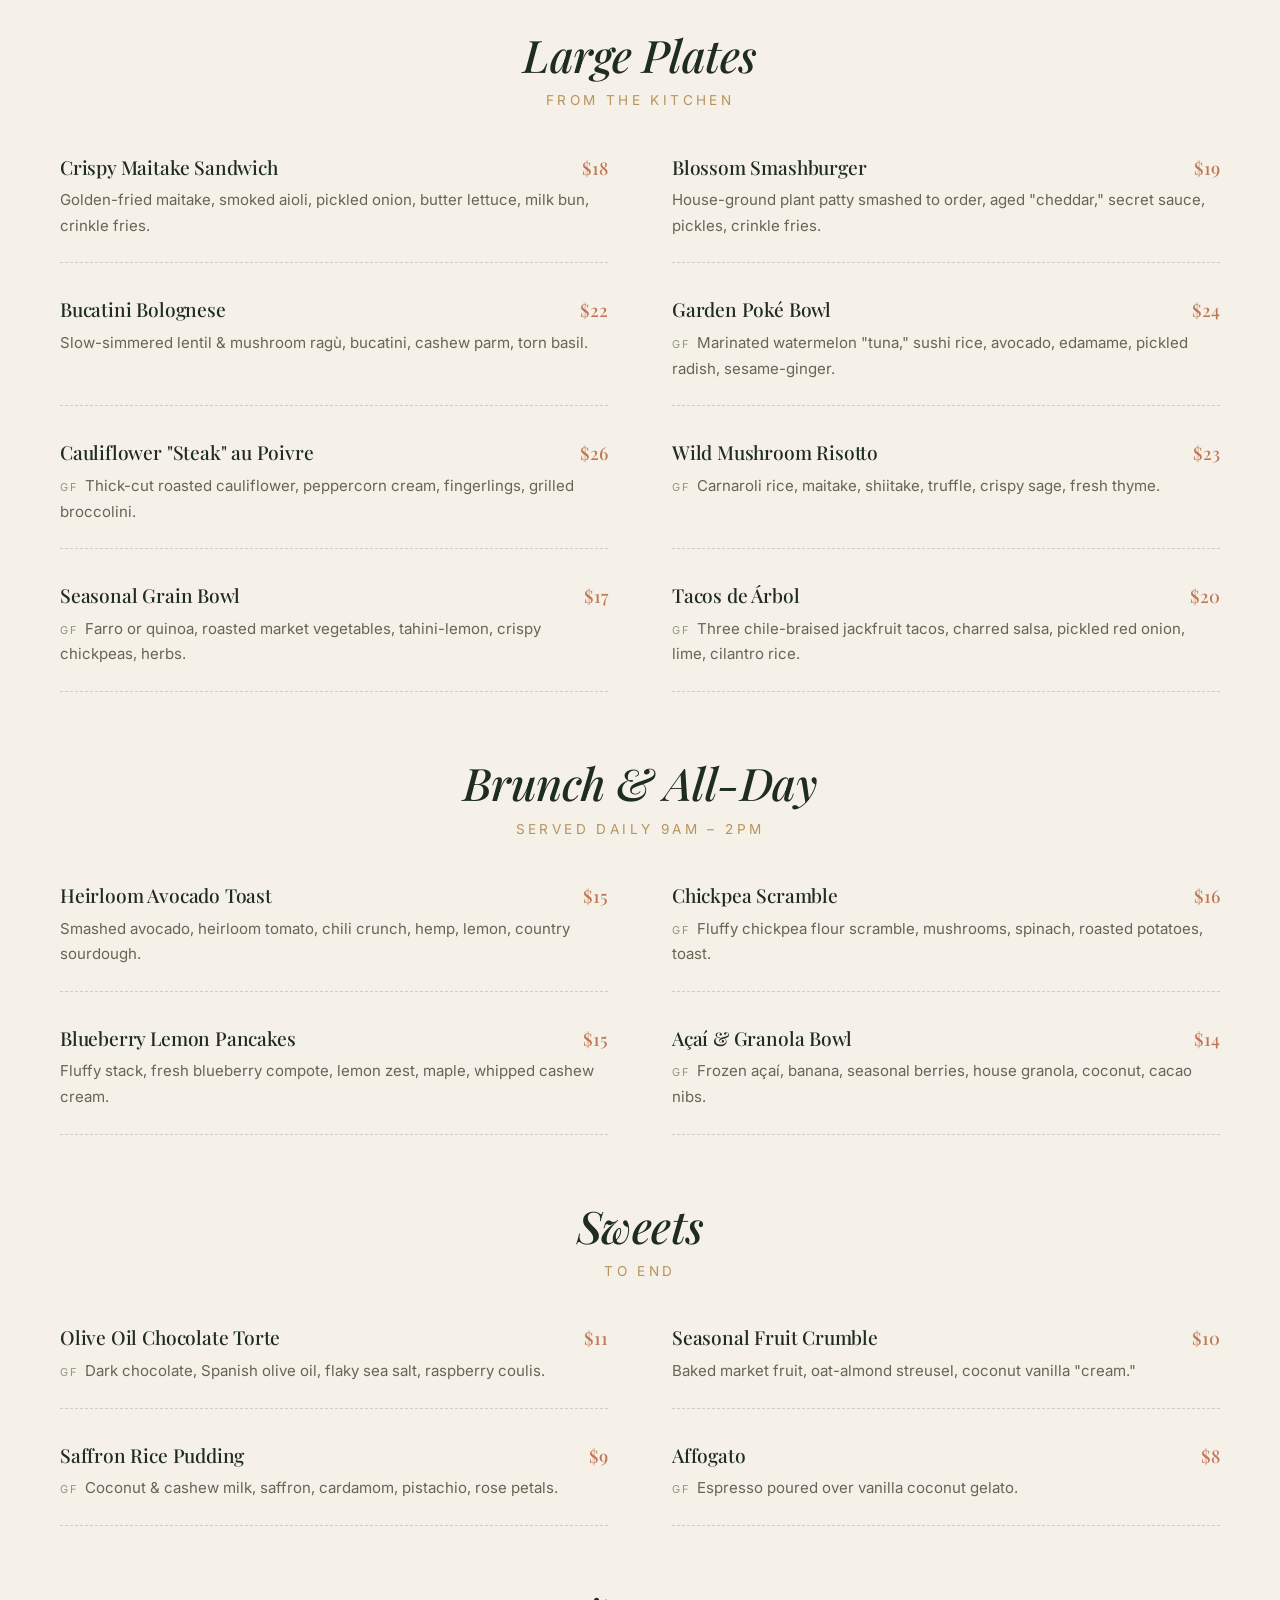
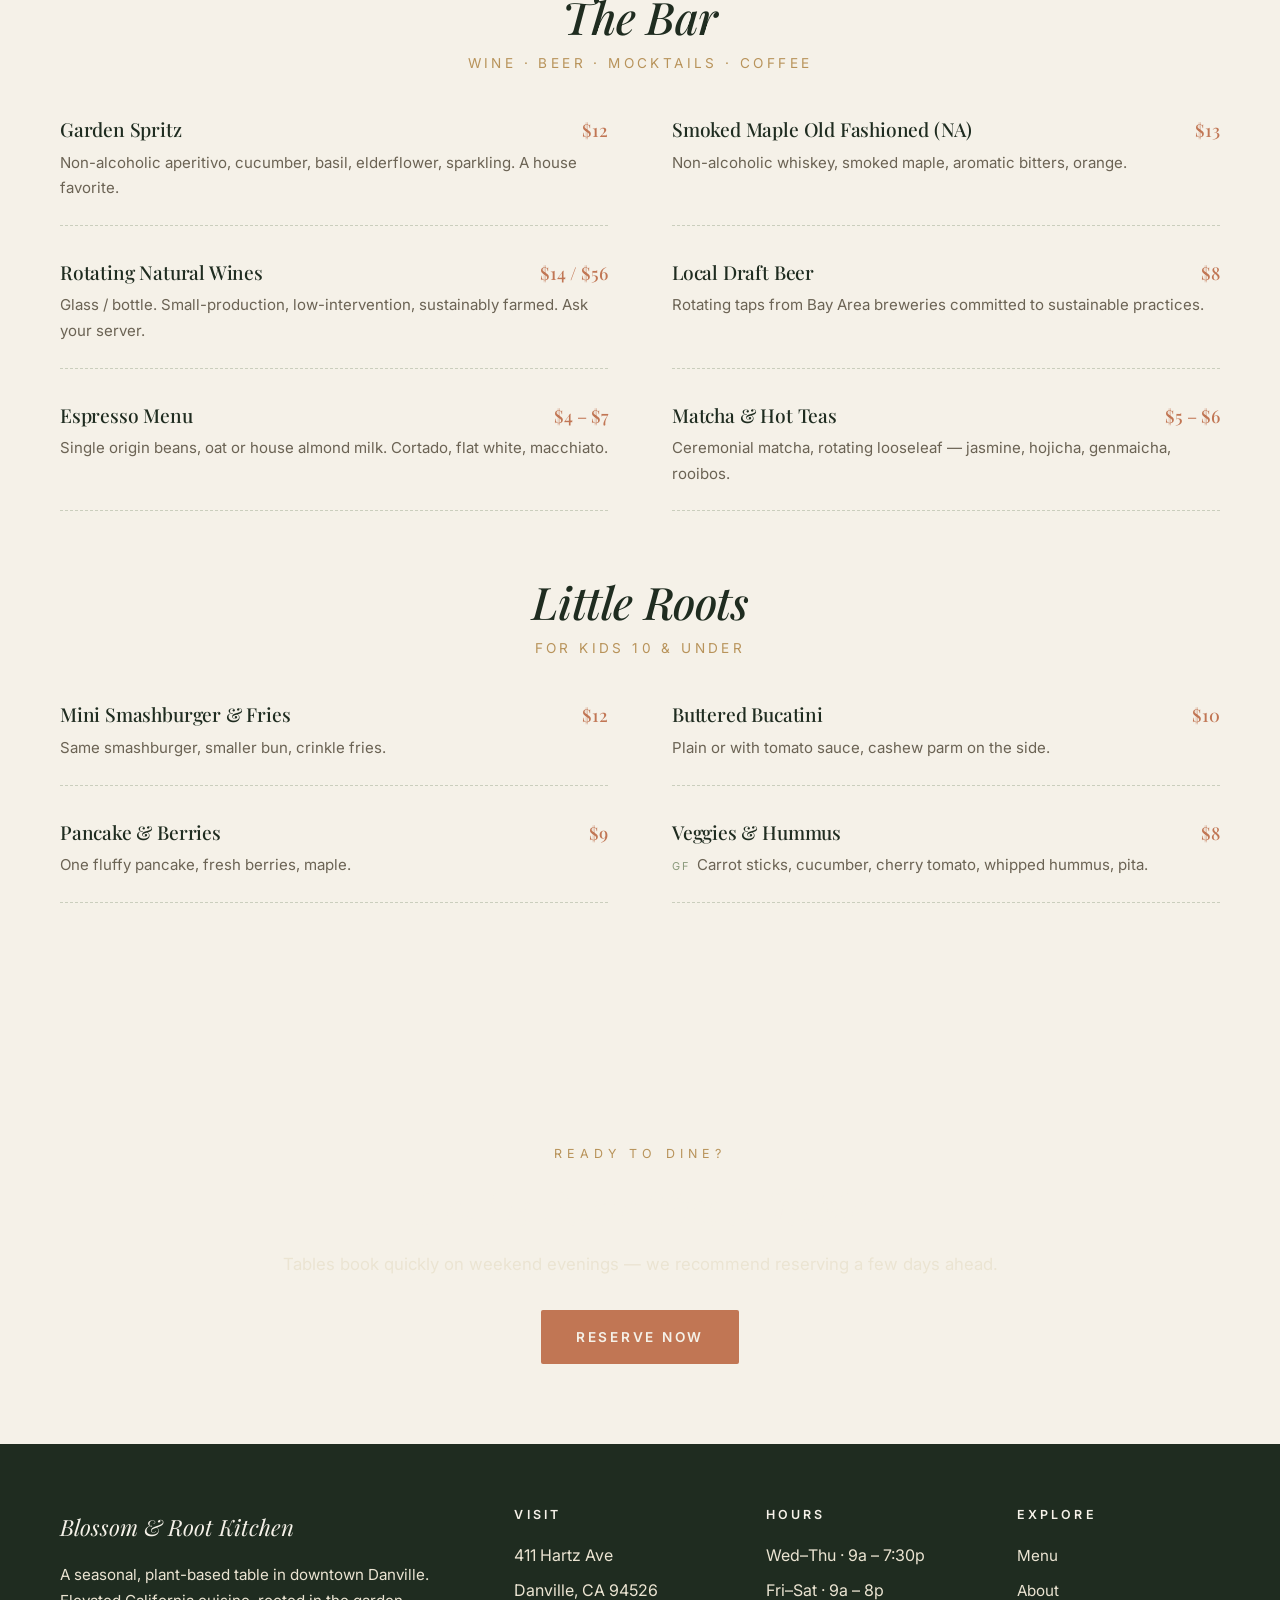
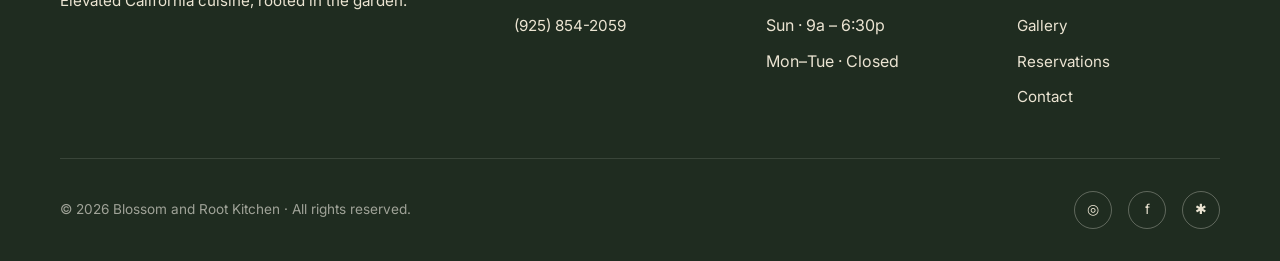
<file: menu.html>
<!DOCTYPE html>
<html lang="en">
<head>
<meta charset="UTF-8" />
<meta name="viewport" content="width=device-width, initial-scale=1.0" />
<title>Menu — Blossom and Root Kitchen</title>
<meta name="description" content="Our seasonal, 100% plant-based menu — small plates, large plates, bowls, salads, brunch, kids, and handcrafted drinks." />
<link rel="preconnect" href="https://fonts.googleapis.com" />
<link rel="preconnect" href="https://fonts.gstatic.com" crossorigin />
<link href="https://fonts.googleapis.com/css2?family=Playfair+Display:ital,wght@0,400;0,500;1,400;1,500&family=Inter:wght@300;400;500;600&display=swap" rel="stylesheet" />
<link rel="stylesheet" href="styles.css" />
</head>
<body>

<nav class="nav">
  <div class="nav-inner">
    <a href="index.html" class="brand"><span class="brand-mark">❦</span> Blossom &amp; Root</a>
    <button class="nav-toggle" aria-label="Toggle menu" onclick="document.querySelector('.nav-links').classList.toggle('open')">☰</button>
    <ul class="nav-links">
      <li><a href="index.html">Home</a></li>
      <li><a href="menu.html" class="active">Menu</a></li>
      <li><a href="about.html">About</a></li>
      <li><a href="gallery.html">Gallery</a></li>
      <li><a href="contact.html">Contact</a></li>
      <li><a href="reservations.html" class="nav-cta">Reserve</a></li>
    </ul>
  </div>
</nav>

<header class="page-banner banner-menu">
  <div class="page-banner-inner">
    <div class="hero-eyebrow">— The Kitchen —</div>
    <h1>Our Menu</h1>
    <p>Seasonal, plant-based, and quietly ambitious.</p>
  </div>
</header>

<section class="menu-section">
  <div class="container">

    <p style="text-align:center; max-width:620px; margin:0 auto 3rem; color:var(--muted);">
      Our menu changes with the seasons. Below is a sampling of what's on the table this month. Items marked <span class="menu-tag">GF</span> are gluten-free. Most dishes can be adapted — please tell your server about allergies or preferences.
    </p>

    <!-- SMALL PLATES -->
    <div class="menu-category">
      <h2>Small Plates &amp; Starters</h2>
      <div class="menu-category-sub">To Begin</div>
      <div class="menu-items">
        <div class="menu-item">
          <div class="menu-item-top"><h4>Heirloom Tomato Gazpacho</h4><span class="price">$10</span></div>
          <p><span class="menu-tag">GF</span>Chilled, creamy, sun-ripened tomatoes, cucumber, stone fruit, good olive oil.</p>
        </div>
        <div class="menu-item">
          <div class="menu-item-top"><h4>Wood-Fired Focaccia</h4><span class="price">$9</span></div>
          <p>Rosemary sea salt, roasted garlic confit, herb oil for dipping.</p>
        </div>
        <div class="menu-item">
          <div class="menu-item-top"><h4>Charred Shishitos</h4><span class="price">$12</span></div>
          <p><span class="menu-tag">GF</span>Blistered in olive oil, smoked salt, preserved lemon aioli.</p>
        </div>
        <div class="menu-item">
          <div class="menu-item-top"><h4>Market Crudité Board</h4><span class="price">$16</span></div>
          <p><span class="menu-tag">GF</span>Whatever's best today — raw, pickled, and charred — with cashew-herb dip.</p>
        </div>
        <div class="menu-item">
          <div class="menu-item-top"><h4>Crispy Artichoke Hearts</h4><span class="price">$14</span></div>
          <p>Hand-breaded, flash-fried, caper-remoulade, meyer lemon.</p>
        </div>
        <div class="menu-item">
          <div class="menu-item-top"><h4>Roasted Beet Carpaccio</h4><span class="price">$13</span></div>
          <p><span class="menu-tag">GF</span>Shaved gold &amp; ruby beets, whipped cashew, toasted pistachio, mint.</p>
        </div>
      </div>
    </div>

    <!-- SOUPS & SALADS -->
    <div class="menu-category">
      <h2>Soups &amp; Salads</h2>
      <div class="menu-category-sub">Fresh from the Garden</div>
      <div class="menu-items">
        <div class="menu-item">
          <div class="menu-item-top"><h4>Seasonal Green Salad</h4><span class="price">$13</span></div>
          <p><span class="menu-tag">GF</span>Little gem, herbs, shaved radish, champagne vinaigrette, toasted seeds.</p>
        </div>
        <div class="menu-item">
          <div class="menu-item-top"><h4>Kale Caesar</h4><span class="price">$15</span></div>
          <p>Tuscan kale, cashew-caper caesar, sourdough croutons, cracked pepper.</p>
        </div>
        <div class="menu-item">
          <div class="menu-item-top"><h4>Farmhouse Tomato &amp; Stone Fruit</h4><span class="price">$16</span></div>
          <p><span class="menu-tag">GF</span>Heirloom tomato, peach, basil, almond ricotta, balsamic reduction.</p>
        </div>
        <div class="menu-item">
          <div class="menu-item-top"><h4>Cauliflower &amp; White Bean Soup</h4><span class="price">$11</span></div>
          <p><span class="menu-tag">GF</span>Silky, roasted, finished with truffle oil and chive.</p>
        </div>
      </div>
    </div>

    <!-- LARGE PLATES -->
    <div class="menu-category">
      <h2>Large Plates</h2>
      <div class="menu-category-sub">From the Kitchen</div>
      <div class="menu-items">
        <div class="menu-item">
          <div class="menu-item-top"><h4>Crispy Maitake Sandwich</h4><span class="price">$18</span></div>
          <p>Golden-fried maitake, smoked aioli, pickled onion, butter lettuce, milk bun, crinkle fries.</p>
        </div>
        <div class="menu-item">
          <div class="menu-item-top"><h4>Blossom Smashburger</h4><span class="price">$19</span></div>
          <p>House-ground plant patty smashed to order, aged "cheddar," secret sauce, pickles, crinkle fries.</p>
        </div>
        <div class="menu-item">
          <div class="menu-item-top"><h4>Bucatini Bolognese</h4><span class="price">$22</span></div>
          <p>Slow-simmered lentil &amp; mushroom ragù, bucatini, cashew parm, torn basil.</p>
        </div>
        <div class="menu-item">
          <div class="menu-item-top"><h4>Garden Poké Bowl</h4><span class="price">$24</span></div>
          <p><span class="menu-tag">GF</span>Marinated watermelon "tuna," sushi rice, avocado, edamame, pickled radish, sesame-ginger.</p>
        </div>
        <div class="menu-item">
          <div class="menu-item-top"><h4>Cauliflower "Steak" au Poivre</h4><span class="price">$26</span></div>
          <p><span class="menu-tag">GF</span>Thick-cut roasted cauliflower, peppercorn cream, fingerlings, grilled broccolini.</p>
        </div>
        <div class="menu-item">
          <div class="menu-item-top"><h4>Wild Mushroom Risotto</h4><span class="price">$23</span></div>
          <p><span class="menu-tag">GF</span>Carnaroli rice, maitake, shiitake, truffle, crispy sage, fresh thyme.</p>
        </div>
        <div class="menu-item">
          <div class="menu-item-top"><h4>Seasonal Grain Bowl</h4><span class="price">$17</span></div>
          <p><span class="menu-tag">GF</span>Farro or quinoa, roasted market vegetables, tahini-lemon, crispy chickpeas, herbs.</p>
        </div>
        <div class="menu-item">
          <div class="menu-item-top"><h4>Tacos de Árbol</h4><span class="price">$20</span></div>
          <p><span class="menu-tag">GF</span>Three chile-braised jackfruit tacos, charred salsa, pickled red onion, lime, cilantro rice.</p>
        </div>
      </div>
    </div>

    <!-- BRUNCH -->
    <div class="menu-category">
      <h2>Brunch &amp; All-Day</h2>
      <div class="menu-category-sub">Served Daily 9am – 2pm</div>
      <div class="menu-items">
        <div class="menu-item">
          <div class="menu-item-top"><h4>Heirloom Avocado Toast</h4><span class="price">$15</span></div>
          <p>Smashed avocado, heirloom tomato, chili crunch, hemp, lemon, country sourdough.</p>
        </div>
        <div class="menu-item">
          <div class="menu-item-top"><h4>Chickpea Scramble</h4><span class="price">$16</span></div>
          <p><span class="menu-tag">GF</span>Fluffy chickpea flour scramble, mushrooms, spinach, roasted potatoes, toast.</p>
        </div>
        <div class="menu-item">
          <div class="menu-item-top"><h4>Blueberry Lemon Pancakes</h4><span class="price">$15</span></div>
          <p>Fluffy stack, fresh blueberry compote, lemon zest, maple, whipped cashew cream.</p>
        </div>
        <div class="menu-item">
          <div class="menu-item-top"><h4>Açaí &amp; Granola Bowl</h4><span class="price">$14</span></div>
          <p><span class="menu-tag">GF</span>Frozen açaí, banana, seasonal berries, house granola, coconut, cacao nibs.</p>
        </div>
      </div>
    </div>

    <!-- SWEETS -->
    <div class="menu-category">
      <h2>Sweets</h2>
      <div class="menu-category-sub">To End</div>
      <div class="menu-items">
        <div class="menu-item">
          <div class="menu-item-top"><h4>Olive Oil Chocolate Torte</h4><span class="price">$11</span></div>
          <p><span class="menu-tag">GF</span>Dark chocolate, Spanish olive oil, flaky sea salt, raspberry coulis.</p>
        </div>
        <div class="menu-item">
          <div class="menu-item-top"><h4>Seasonal Fruit Crumble</h4><span class="price">$10</span></div>
          <p>Baked market fruit, oat-almond streusel, coconut vanilla "cream."</p>
        </div>
        <div class="menu-item">
          <div class="menu-item-top"><h4>Saffron Rice Pudding</h4><span class="price">$9</span></div>
          <p><span class="menu-tag">GF</span>Coconut &amp; cashew milk, saffron, cardamom, pistachio, rose petals.</p>
        </div>
        <div class="menu-item">
          <div class="menu-item-top"><h4>Affogato</h4><span class="price">$8</span></div>
          <p><span class="menu-tag">GF</span>Espresso poured over vanilla coconut gelato.</p>
        </div>
      </div>
    </div>

    <!-- DRINKS -->
    <div class="menu-category">
      <h2>The Bar</h2>
      <div class="menu-category-sub">Wine · Beer · Mocktails · Coffee</div>
      <div class="menu-items">
        <div class="menu-item">
          <div class="menu-item-top"><h4>Garden Spritz</h4><span class="price">$12</span></div>
          <p>Non-alcoholic aperitivo, cucumber, basil, elderflower, sparkling. A house favorite.</p>
        </div>
        <div class="menu-item">
          <div class="menu-item-top"><h4>Smoked Maple Old Fashioned (NA)</h4><span class="price">$13</span></div>
          <p>Non-alcoholic whiskey, smoked maple, aromatic bitters, orange.</p>
        </div>
        <div class="menu-item">
          <div class="menu-item-top"><h4>Rotating Natural Wines</h4><span class="price">$14 / $56</span></div>
          <p>Glass / bottle. Small-production, low-intervention, sustainably farmed. Ask your server.</p>
        </div>
        <div class="menu-item">
          <div class="menu-item-top"><h4>Local Draft Beer</h4><span class="price">$8</span></div>
          <p>Rotating taps from Bay Area breweries committed to sustainable practices.</p>
        </div>
        <div class="menu-item">
          <div class="menu-item-top"><h4>Espresso Menu</h4><span class="price">$4 – $7</span></div>
          <p>Single origin beans, oat or house almond milk. Cortado, flat white, macchiato.</p>
        </div>
        <div class="menu-item">
          <div class="menu-item-top"><h4>Matcha &amp; Hot Teas</h4><span class="price">$5 – $6</span></div>
          <p>Ceremonial matcha, rotating looseleaf — jasmine, hojicha, genmaicha, rooibos.</p>
        </div>
      </div>
    </div>

    <!-- KIDS -->
    <div class="menu-category">
      <h2>Little Roots</h2>
      <div class="menu-category-sub">For Kids 10 &amp; Under</div>
      <div class="menu-items">
        <div class="menu-item">
          <div class="menu-item-top"><h4>Mini Smashburger &amp; Fries</h4><span class="price">$12</span></div>
          <p>Same smashburger, smaller bun, crinkle fries.</p>
        </div>
        <div class="menu-item">
          <div class="menu-item-top"><h4>Buttered Bucatini</h4><span class="price">$10</span></div>
          <p>Plain or with tomato sauce, cashew parm on the side.</p>
        </div>
        <div class="menu-item">
          <div class="menu-item-top"><h4>Pancake &amp; Berries</h4><span class="price">$9</span></div>
          <p>One fluffy pancake, fresh berries, maple.</p>
        </div>
        <div class="menu-item">
          <div class="menu-item-top"><h4>Veggies &amp; Hummus</h4><span class="price">$8</span></div>
          <p><span class="menu-tag">GF</span>Carrot sticks, cucumber, cherry tomato, whipped hummus, pita.</p>
        </div>
      </div>
    </div>

  </div>
</section>

<section class="cta-band">
  <div class="container">
    <div class="section-eyebrow" style="color:var(--gold);">Ready to Dine?</div>
    <h2>Let Us Save You a Table</h2>
    <p>Tables book quickly on weekend evenings — we recommend reserving a few days ahead.</p>
    <a href="reservations.html" class="btn btn-primary">Reserve Now</a>
  </div>
</section>

<footer>
  <div class="footer-inner">
    <div>
      <div class="footer-brand">Blossom &amp; Root Kitchen</div>
      <p style="color:var(--cream-dark); font-size:0.95rem;">A seasonal, plant-based table in downtown Danville. Elevated California cuisine, rooted in the garden.</p>
    </div>
    <div class="footer-col">
      <h4>Visit</h4>
      <ul>
        <li>411 Hartz Ave</li>
        <li>Danville, CA 94526</li>
        <li><a href="tel:+19258542059">(925) 854-2059</a></li>
      </ul>
    </div>
    <div class="footer-col">
      <h4>Hours</h4>
      <ul>
        <li>Wed–Thu · 9a – 7:30p</li>
        <li>Fri–Sat · 9a – 8p</li>
        <li>Sun · 9a – 6:30p</li>
        <li>Mon–Tue · Closed</li>
      </ul>
    </div>
    <div class="footer-col">
      <h4>Explore</h4>
      <ul>
        <li><a href="menu.html">Menu</a></li>
        <li><a href="about.html">About</a></li>
        <li><a href="gallery.html">Gallery</a></li>
        <li><a href="reservations.html">Reservations</a></li>
        <li><a href="contact.html">Contact</a></li>
      </ul>
    </div>
  </div>
  <div class="footer-bottom">
    <div>© 2026 Blossom and Root Kitchen · All rights reserved.</div>
    <div class="socials">
      <a href="#" aria-label="Instagram">◎</a>
      <a href="#" aria-label="Facebook">f</a>
      <a href="#" aria-label="Yelp">✱</a>
    </div>
  </div>
</footer>

</body>
</html>
</file>
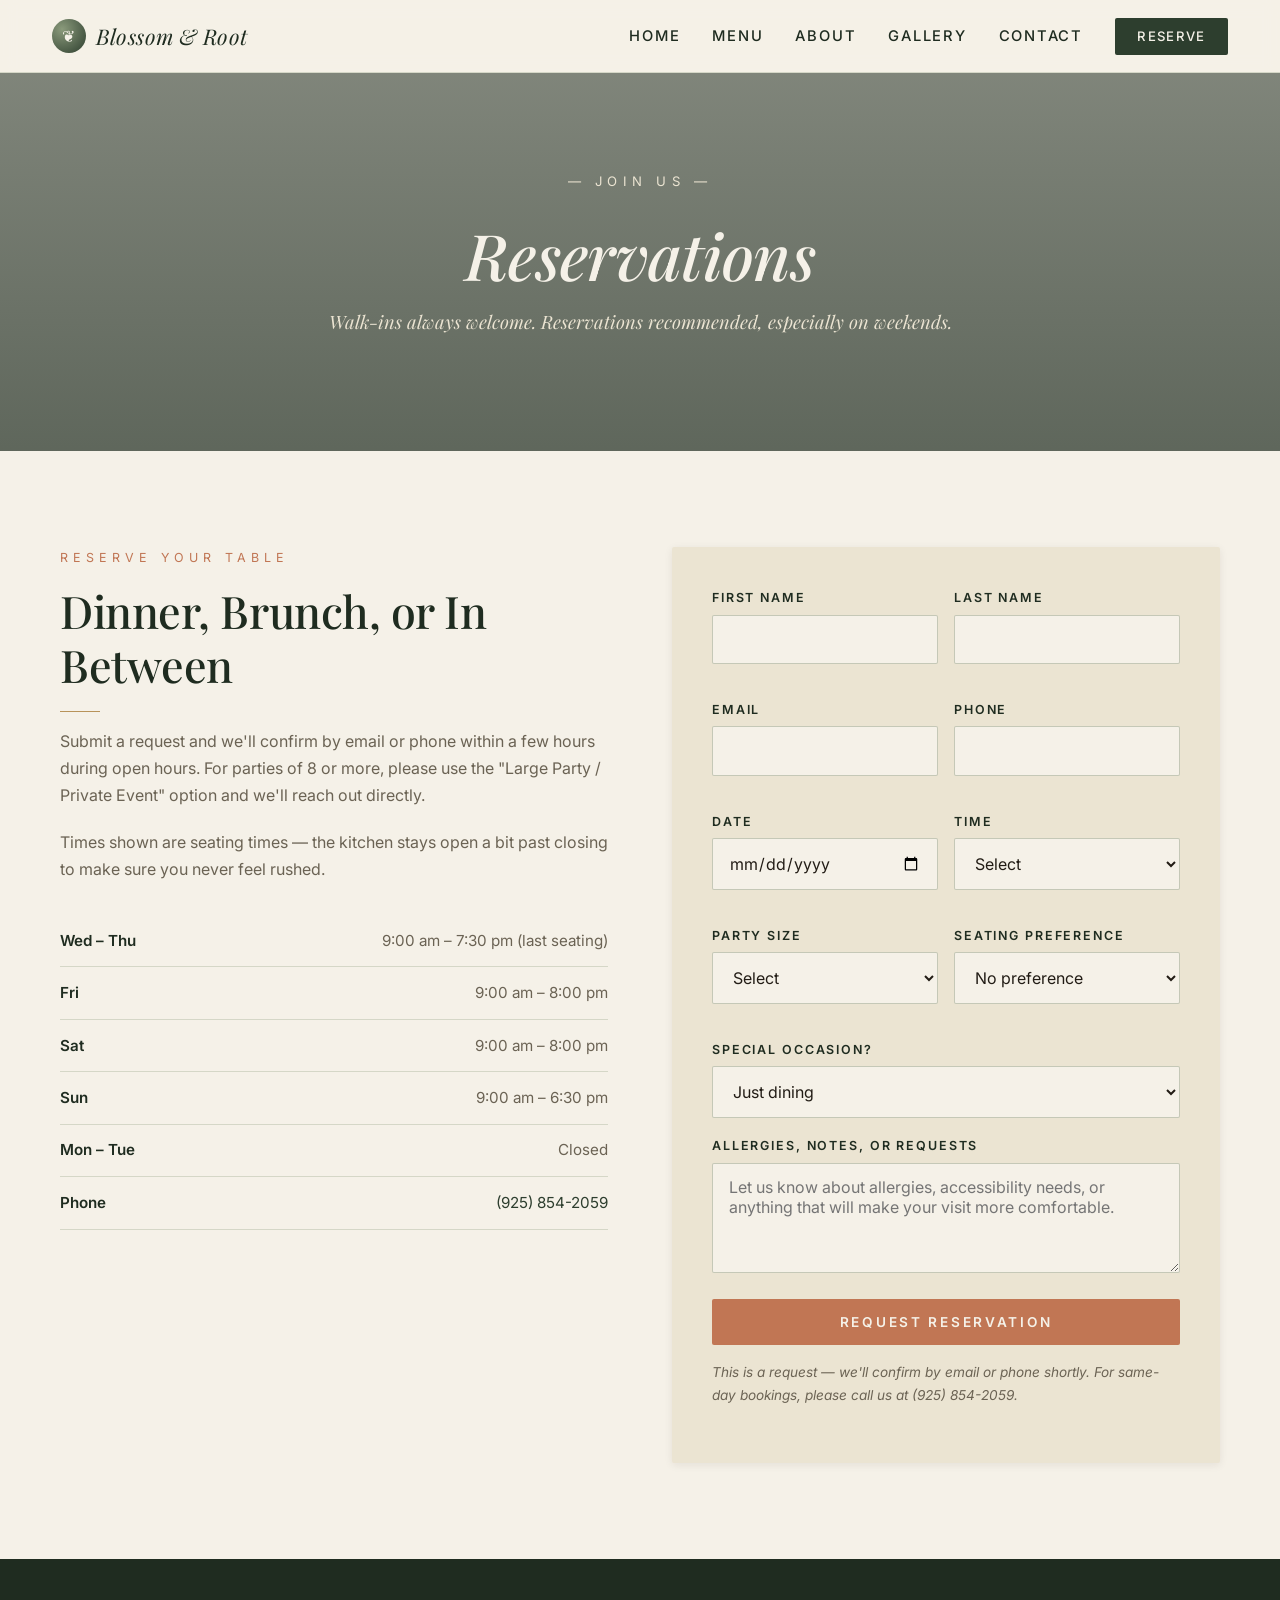
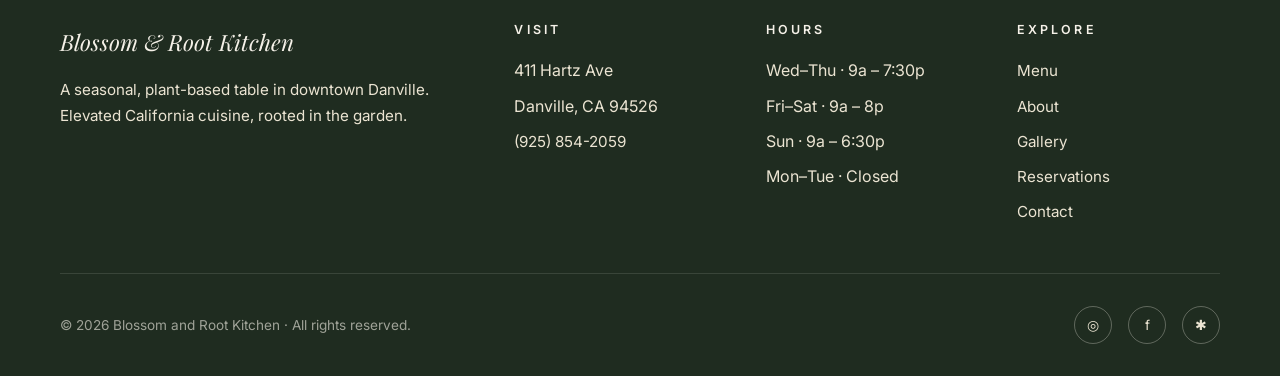
<file: reservations.html>
<!DOCTYPE html>
<html lang="en">
<head>
<meta charset="UTF-8" />
<meta name="viewport" content="width=device-width, initial-scale=1.0" />
<title>Reservations — Blossom and Root Kitchen</title>
<meta name="description" content="Reserve a table at Blossom and Root Kitchen in Danville. Walk-ins always welcome, reservations recommended." />
<link rel="preconnect" href="https://fonts.googleapis.com" />
<link rel="preconnect" href="https://fonts.gstatic.com" crossorigin />
<link href="https://fonts.googleapis.com/css2?family=Playfair+Display:ital,wght@0,400;0,500;1,400;1,500&family=Inter:wght@300;400;500;600&display=swap" rel="stylesheet" />
<link rel="stylesheet" href="styles.css" />
</head>
<body>

<nav class="nav">
  <div class="nav-inner">
    <a href="index.html" class="brand"><span class="brand-mark">❦</span> Blossom &amp; Root</a>
    <button class="nav-toggle" aria-label="Toggle menu" onclick="document.querySelector('.nav-links').classList.toggle('open')">☰</button>
    <ul class="nav-links">
      <li><a href="index.html">Home</a></li>
      <li><a href="menu.html">Menu</a></li>
      <li><a href="about.html">About</a></li>
      <li><a href="gallery.html">Gallery</a></li>
      <li><a href="contact.html">Contact</a></li>
      <li><a href="reservations.html" class="nav-cta active">Reserve</a></li>
    </ul>
  </div>
</nav>

<header class="page-banner banner-res">
  <div class="page-banner-inner">
    <div class="hero-eyebrow">— Join Us —</div>
    <h1>Reservations</h1>
    <p>Walk-ins always welcome. Reservations recommended, especially on weekends.</p>
  </div>
</header>

<section class="res-section">
  <div class="container res-grid">
    <div class="res-info">
      <div class="section-eyebrow">Reserve Your Table</div>
      <h2>Dinner, Brunch, or In Between</h2>
      <div class="divider" style="margin-left:0"></div>
      <p>Submit a request and we'll confirm by email or phone within a few hours during open hours. For parties of 8 or more, please use the "Large Party / Private Event" option and we'll reach out directly.</p>
      <p>Times shown are seating times — the kitchen stays open a bit past closing to make sure you never feel rushed.</p>

      <ul class="res-facts">
        <li><strong>Wed – Thu</strong><span>9:00 am – 7:30 pm (last seating)</span></li>
        <li><strong>Fri</strong><span>9:00 am – 8:00 pm</span></li>
        <li><strong>Sat</strong><span>9:00 am – 8:00 pm</span></li>
        <li><strong>Sun</strong><span>9:00 am – 6:30 pm</span></li>
        <li><strong>Mon – Tue</strong><span>Closed</span></li>
        <li><strong>Phone</strong><span><a href="tel:+19258542059">(925) 854-2059</a></span></li>
      </ul>
    </div>

    <form class="res-form" onsubmit="event.preventDefault(); document.getElementById('res-success').style.display='block'; this.reset();">
      <div class="form-row">
        <div class="form-group">
          <label for="firstname">First Name</label>
          <input type="text" id="firstname" name="firstname" required />
        </div>
        <div class="form-group">
          <label for="lastname">Last Name</label>
          <input type="text" id="lastname" name="lastname" required />
        </div>
      </div>

      <div class="form-row">
        <div class="form-group">
          <label for="email">Email</label>
          <input type="email" id="email" name="email" required />
        </div>
        <div class="form-group">
          <label for="phone">Phone</label>
          <input type="tel" id="phone" name="phone" required />
        </div>
      </div>

      <div class="form-row">
        <div class="form-group">
          <label for="date">Date</label>
          <input type="date" id="date" name="date" required />
        </div>
        <div class="form-group">
          <label for="time">Time</label>
          <select id="time" name="time" required>
            <option value="">Select</option>
            <optgroup label="Brunch">
              <option>9:00 am</option><option>9:30 am</option><option>10:00 am</option>
              <option>10:30 am</option><option>11:00 am</option><option>11:30 am</option>
              <option>12:00 pm</option><option>12:30 pm</option><option>1:00 pm</option>
            </optgroup>
            <optgroup label="Dinner">
              <option>5:00 pm</option><option>5:30 pm</option><option>6:00 pm</option>
              <option>6:30 pm</option><option>7:00 pm</option><option>7:30 pm</option>
            </optgroup>
          </select>
        </div>
      </div>

      <div class="form-row">
        <div class="form-group">
          <label for="guests">Party Size</label>
          <select id="guests" name="guests" required>
            <option value="">Select</option>
            <option>1 guest</option>
            <option>2 guests</option>
            <option>3 guests</option>
            <option>4 guests</option>
            <option>5 guests</option>
            <option>6 guests</option>
            <option>7 guests</option>
            <option>Large Party / Private Event (8+)</option>
          </select>
        </div>
        <div class="form-group">
          <label for="seating">Seating Preference</label>
          <select id="seating" name="seating">
            <option value="">No preference</option>
            <option>Indoor</option>
            <option>Patio (dog-friendly)</option>
            <option>Bar / Counter</option>
          </select>
        </div>
      </div>

      <div class="form-group">
        <label for="occasion">Special Occasion?</label>
        <select id="occasion" name="occasion">
          <option value="">Just dining</option>
          <option>Birthday</option>
          <option>Anniversary</option>
          <option>Date Night</option>
          <option>Business Meal</option>
          <option>Celebration</option>
        </select>
      </div>

      <div class="form-group">
        <label for="notes">Allergies, Notes, or Requests</label>
        <textarea id="notes" name="notes" placeholder="Let us know about allergies, accessibility needs, or anything that will make your visit more comfortable."></textarea>
      </div>

      <button type="submit" class="btn btn-primary" style="width:100%;">Request Reservation</button>

      <p class="form-note">This is a request — we'll confirm by email or phone shortly. For same-day bookings, please call us at (925) 854-2059.</p>

      <div id="res-success" style="display:none; margin-top:1.5rem; padding:1rem; background:var(--sage); color:var(--cream); border-radius:2px; text-align:center;">
        <strong>Thank you!</strong> Your reservation request has been received. We'll be in touch shortly.
      </div>
    </form>
  </div>
</section>

<footer>
  <div class="footer-inner">
    <div>
      <div class="footer-brand">Blossom &amp; Root Kitchen</div>
      <p style="color:var(--cream-dark); font-size:0.95rem;">A seasonal, plant-based table in downtown Danville. Elevated California cuisine, rooted in the garden.</p>
    </div>
    <div class="footer-col">
      <h4>Visit</h4>
      <ul>
        <li>411 Hartz Ave</li>
        <li>Danville, CA 94526</li>
        <li><a href="tel:+19258542059">(925) 854-2059</a></li>
      </ul>
    </div>
    <div class="footer-col">
      <h4>Hours</h4>
      <ul>
        <li>Wed–Thu · 9a – 7:30p</li>
        <li>Fri–Sat · 9a – 8p</li>
        <li>Sun · 9a – 6:30p</li>
        <li>Mon–Tue · Closed</li>
      </ul>
    </div>
    <div class="footer-col">
      <h4>Explore</h4>
      <ul>
        <li><a href="menu.html">Menu</a></li>
        <li><a href="about.html">About</a></li>
        <li><a href="gallery.html">Gallery</a></li>
        <li><a href="reservations.html">Reservations</a></li>
        <li><a href="contact.html">Contact</a></li>
      </ul>
    </div>
  </div>
  <div class="footer-bottom">
    <div>© 2026 Blossom and Root Kitchen · All rights reserved.</div>
    <div class="socials">
      <a href="#" aria-label="Instagram">◎</a>
      <a href="#" aria-label="Facebook">f</a>
      <a href="#" aria-label="Yelp">✱</a>
    </div>
  </div>
</footer>

</body>
</html>
</file>
<file: styles.css>
/* ============================================
   Blossom and Root Kitchen — Shared Stylesheet
   Classy / Rustic / Plant-Based
   ============================================ */

:root {
  --forest: #2d3e2e;
  --forest-dark: #1f2c20;
  --moss: #556b47;
  --sage: #8a9a7b;
  --cream: #f5f1e8;
  --cream-dark: #ebe4d2;
  --terracotta: #c17654;
  --clay: #a65a3a;
  --gold: #b8935a;
  --bark: #3a2a1a;
  --ink: #221c15;
  --muted: #6b6354;

  --serif: "Playfair Display", "Cormorant Garamond", Georgia, serif;
  --sans: "Inter", "Lato", -apple-system, BlinkMacSystemFont, "Helvetica Neue", Arial, sans-serif;

  --shadow-sm: 0 2px 8px rgba(34, 28, 21, 0.08);
  --shadow-md: 0 8px 24px rgba(34, 28, 21, 0.12);
  --shadow-lg: 0 20px 40px rgba(34, 28, 21, 0.18);
}

* { box-sizing: border-box; margin: 0; padding: 0; }

html { scroll-behavior: smooth; }

body {
  font-family: var(--sans);
  color: var(--ink);
  background: var(--cream);
  line-height: 1.7;
  -webkit-font-smoothing: antialiased;
  text-rendering: optimizeLegibility;
}

img { max-width: 100%; display: block; }

a { color: var(--forest); text-decoration: none; transition: color .2s; }
a:hover { color: var(--terracotta); }

h1, h2, h3, h4 {
  font-family: var(--serif);
  font-weight: 500;
  color: var(--forest-dark);
  letter-spacing: -0.01em;
  line-height: 1.2;
}

h1 { font-size: clamp(2.5rem, 5vw, 4.5rem); }
h2 { font-size: clamp(2rem, 3.5vw, 3rem); }
h3 { font-size: 1.5rem; }

p { margin-bottom: 1rem; }

/* ---------- Navigation ---------- */
.nav {
  position: sticky;
  top: 0;
  z-index: 50;
  background: rgba(245, 241, 232, 0.96);
  backdrop-filter: blur(8px);
  border-bottom: 1px solid rgba(138, 154, 123, 0.3);
}

.nav-inner {
  max-width: 1240px;
  margin: 0 auto;
  padding: 1.1rem 2rem;
  display: flex;
  justify-content: space-between;
  align-items: center;
  gap: 2rem;
}

.brand {
  font-family: var(--serif);
  font-size: 1.35rem;
  font-style: italic;
  color: var(--forest-dark);
  letter-spacing: 0.02em;
  display: flex;
  align-items: center;
  gap: 0.6rem;
}

.brand-mark {
  width: 34px; height: 34px;
  border-radius: 50%;
  background: radial-gradient(circle at 30% 30%, var(--sage), var(--forest));
  display: inline-flex; align-items: center; justify-content: center;
  color: var(--cream);
  font-size: 1rem;
  font-style: normal;
  font-family: var(--serif);
}

.nav-links {
  display: flex;
  gap: 2rem;
  list-style: none;
  align-items: center;
}

.nav-links a {
  font-family: var(--sans);
  font-size: 0.92rem;
  font-weight: 500;
  color: var(--forest-dark);
  text-transform: uppercase;
  letter-spacing: 0.12em;
  padding: 0.4rem 0;
  position: relative;
}

.nav-links a::after {
  content: '';
  position: absolute;
  bottom: -4px;
  left: 0;
  width: 0;
  height: 1px;
  background: var(--terracotta);
  transition: width .3s;
}

.nav-links a:hover::after,
.nav-links a.active::after { width: 100%; }

.nav-cta {
  background: var(--forest);
  color: var(--cream) !important;
  padding: 0.65rem 1.4rem !important;
  border-radius: 2px;
  letter-spacing: 0.1em !important;
  font-size: 0.82rem !important;
}
.nav-cta:hover { background: var(--terracotta); color: var(--cream) !important; }
.nav-cta::after { display: none; }

.nav-toggle {
  display: none;
  background: none;
  border: none;
  font-size: 1.5rem;
  color: var(--forest-dark);
  cursor: pointer;
}

/* ---------- Hero ---------- */
.hero {
  position: relative;
  min-height: 90vh;
  display: flex;
  align-items: center;
  justify-content: center;
  text-align: center;
  color: var(--cream);
  overflow: hidden;
}

.hero-bg {
  position: absolute;
  inset: 0;
  background-image:
    linear-gradient(rgba(31, 44, 32, 0.55), rgba(31, 44, 32, 0.65)),
    url('https://images.unsplash.com/photo-1540189549336-e6e99c3679fe?auto=format&fit=crop&w=2000&q=80');
  background-size: cover;
  background-position: center;
  filter: saturate(0.9);
}

.hero-inner {
  position: relative;
  z-index: 2;
  max-width: 780px;
  padding: 6rem 2rem;
}

.hero-eyebrow {
  font-family: var(--sans);
  font-size: 0.82rem;
  letter-spacing: 0.4em;
  text-transform: uppercase;
  color: var(--cream-dark);
  margin-bottom: 1.5rem;
}

.hero h1 {
  color: var(--cream);
  font-style: italic;
  margin-bottom: 1.5rem;
}

.hero-tag {
  font-family: var(--serif);
  font-size: 1.25rem;
  font-style: italic;
  color: var(--cream-dark);
  margin-bottom: 2.5rem;
}

/* ---------- Buttons ---------- */
.btn {
  display: inline-block;
  padding: 0.95rem 2.2rem;
  font-family: var(--sans);
  font-size: 0.85rem;
  font-weight: 600;
  letter-spacing: 0.2em;
  text-transform: uppercase;
  text-decoration: none;
  border: none;
  cursor: pointer;
  transition: all .3s;
  border-radius: 2px;
}

.btn-primary {
  background: var(--terracotta);
  color: var(--cream);
}
.btn-primary:hover {
  background: var(--clay);
  color: var(--cream);
  transform: translateY(-2px);
  box-shadow: var(--shadow-md);
}

.btn-ghost {
  background: transparent;
  color: var(--cream);
  border: 1px solid var(--cream);
  margin-left: 1rem;
}
.btn-ghost:hover {
  background: var(--cream);
  color: var(--forest-dark);
}

.btn-outline {
  background: transparent;
  color: var(--forest);
  border: 1px solid var(--forest);
}
.btn-outline:hover {
  background: var(--forest);
  color: var(--cream);
}

/* ---------- Sections ---------- */
section { padding: 6rem 2rem; }

.container {
  max-width: 1160px;
  margin: 0 auto;
}

.section-head {
  text-align: center;
  max-width: 640px;
  margin: 0 auto 4rem;
}

.section-eyebrow {
  font-family: var(--sans);
  font-size: 0.78rem;
  letter-spacing: 0.4em;
  text-transform: uppercase;
  color: var(--terracotta);
  margin-bottom: 1rem;
}

.section-head h2 { margin-bottom: 1rem; }

.section-head p {
  color: var(--muted);
  font-size: 1.05rem;
}

.divider {
  width: 40px;
  height: 1px;
  background: var(--gold);
  margin: 1rem auto;
}

/* ---------- Intro / story block ---------- */
.intro {
  background: var(--cream);
}

.intro-grid {
  display: grid;
  grid-template-columns: 1fr 1fr;
  gap: 4rem;
  align-items: center;
}

.intro-text h2 { margin-bottom: 1.5rem; }
.intro-text p { color: var(--muted); font-size: 1.05rem; }

.intro-image {
  height: 520px;
  background-image: url('https://images.unsplash.com/photo-1512621776951-a57141f2eefd?auto=format&fit=crop&w=1200&q=80');
  background-size: cover;
  background-position: center;
  border-radius: 2px;
  box-shadow: var(--shadow-lg);
}

/* ---------- Feature cards (Home) ---------- */
.features {
  background: var(--cream-dark);
}

.feature-grid {
  display: grid;
  grid-template-columns: repeat(3, 1fr);
  gap: 2.5rem;
}

.feature {
  text-align: center;
  padding: 2.5rem 1.5rem;
  background: var(--cream);
  border: 1px solid rgba(138, 154, 123, 0.25);
  border-radius: 2px;
  transition: transform .3s, box-shadow .3s;
}
.feature:hover { transform: translateY(-4px); box-shadow: var(--shadow-md); }

.feature-icon {
  width: 56px; height: 56px;
  margin: 0 auto 1.2rem;
  color: var(--terracotta);
}

.feature h3 { margin-bottom: 0.8rem; }
.feature p { color: var(--muted); font-size: 0.98rem; margin: 0; }

/* ---------- Menu preview / menu page ---------- */
.menu-section {
  background: var(--cream);
}

.menu-category {
  margin-bottom: 4rem;
}

.menu-category h2 {
  text-align: center;
  font-style: italic;
  margin-bottom: 0.5rem;
}

.menu-category-sub {
  text-align: center;
  font-family: var(--sans);
  font-size: 0.85rem;
  letter-spacing: 0.25em;
  text-transform: uppercase;
  color: var(--gold);
  margin-bottom: 2.5rem;
}

.menu-items {
  display: grid;
  grid-template-columns: 1fr 1fr;
  gap: 2rem 4rem;
}

.menu-item {
  padding-bottom: 1.5rem;
  border-bottom: 1px dashed rgba(138, 154, 123, 0.4);
}

.menu-item-top {
  display: flex;
  justify-content: space-between;
  align-items: baseline;
  gap: 1rem;
  margin-bottom: 0.3rem;
}

.menu-item h4 {
  font-family: var(--serif);
  font-size: 1.2rem;
  font-weight: 500;
  color: var(--forest-dark);
}

.menu-item .price {
  font-family: var(--serif);
  font-size: 1.1rem;
  color: var(--terracotta);
  font-weight: 500;
}

.menu-item p {
  color: var(--muted);
  font-size: 0.94rem;
  margin: 0;
}

.menu-tag {
  display: inline-block;
  font-size: 0.68rem;
  letter-spacing: 0.2em;
  color: var(--sage);
  text-transform: uppercase;
  margin-right: 0.4rem;
}

/* ---------- Gallery ---------- */
.gallery-section { background: var(--forest-dark); color: var(--cream); }
.gallery-section h2 { color: var(--cream); }
.gallery-section .section-eyebrow { color: var(--gold); }
.gallery-section .section-head p { color: var(--cream-dark); }

.gallery-grid {
  display: grid;
  grid-template-columns: repeat(3, 1fr);
  grid-auto-rows: 240px;
  gap: 1rem;
}

.gallery-item {
  overflow: hidden;
  border-radius: 2px;
  position: relative;
  background-size: cover;
  background-position: center;
  transition: transform .4s;
  cursor: pointer;
}
.gallery-item:hover { transform: scale(1.02); }

.gallery-item.tall { grid-row: span 2; }
.gallery-item.wide { grid-column: span 2; }

/* ---------- Reviews ---------- */
.reviews { background: var(--cream-dark); }

.review-grid {
  display: grid;
  grid-template-columns: repeat(3, 1fr);
  gap: 2rem;
}

.review {
  background: var(--cream);
  padding: 2.5rem 2rem;
  border-radius: 2px;
  border-top: 3px solid var(--terracotta);
  box-shadow: var(--shadow-sm);
}

.review-stars {
  color: var(--gold);
  font-size: 1rem;
  margin-bottom: 1rem;
  letter-spacing: 0.15em;
}

.review-text {
  font-family: var(--serif);
  font-style: italic;
  font-size: 1.05rem;
  color: var(--ink);
  margin-bottom: 1.5rem;
  line-height: 1.7;
}

.review-author {
  font-family: var(--sans);
  font-size: 0.85rem;
  font-weight: 600;
  color: var(--forest);
  letter-spacing: 0.08em;
  text-transform: uppercase;
}
.review-source {
  font-size: 0.78rem;
  color: var(--muted);
  font-weight: 400;
  text-transform: none;
  letter-spacing: 0;
  margin-top: 0.2rem;
}

/* ---------- CTA banner ---------- */
.cta-band {
  position: relative;
  padding: 5rem 2rem;
  background-image:
    linear-gradient(rgba(31, 44, 32, 0.82), rgba(31, 44, 32, 0.82)),
    url('https://images.unsplash.com/photo-1498837167922-ddd27525d352?auto=format&fit=crop&w=2000&q=80');
  background-size: cover;
  background-position: center;
  background-attachment: fixed;
  color: var(--cream);
  text-align: center;
}
.cta-band h2 { color: var(--cream); font-style: italic; margin-bottom: 1rem; }
.cta-band p { color: var(--cream-dark); margin-bottom: 2rem; font-size: 1.05rem; }

/* ---------- Reservation form ---------- */
.res-section { background: var(--cream); }

.res-grid {
  display: grid;
  grid-template-columns: 1fr 1fr;
  gap: 4rem;
  align-items: start;
}

.res-info h2 { margin-bottom: 1.2rem; }
.res-info p { color: var(--muted); margin-bottom: 1.2rem; }

.res-facts {
  margin-top: 2rem;
  list-style: none;
}
.res-facts li {
  padding: 0.8rem 0;
  border-bottom: 1px solid rgba(138, 154, 123, 0.3);
  display: flex;
  justify-content: space-between;
  align-items: center;
  gap: 1rem;
  color: var(--muted);
  font-size: 0.95rem;
}
.res-facts li strong {
  color: var(--forest-dark);
  font-weight: 600;
}

form.res-form {
  background: var(--cream-dark);
  padding: 2.5rem;
  border-radius: 2px;
  box-shadow: var(--shadow-sm);
}

.form-row {
  display: grid;
  grid-template-columns: 1fr 1fr;
  gap: 1rem;
  margin-bottom: 1.1rem;
}

.form-group { margin-bottom: 1.1rem; }

.form-group label {
  display: block;
  font-family: var(--sans);
  font-size: 0.78rem;
  letter-spacing: 0.15em;
  text-transform: uppercase;
  color: var(--forest-dark);
  margin-bottom: 0.4rem;
  font-weight: 600;
}

.form-group input,
.form-group select,
.form-group textarea {
  width: 100%;
  padding: 0.85rem 1rem;
  font-family: var(--sans);
  font-size: 1rem;
  background: var(--cream);
  border: 1px solid rgba(86, 103, 71, 0.3);
  color: var(--ink);
  border-radius: 2px;
  transition: border-color .2s;
}
.form-group input:focus,
.form-group select:focus,
.form-group textarea:focus {
  outline: none;
  border-color: var(--terracotta);
}

.form-group textarea { resize: vertical; min-height: 110px; }

.form-note {
  font-size: 0.85rem;
  color: var(--muted);
  margin-top: 1rem;
  font-style: italic;
}

/* ---------- Contact page ---------- */
.contact-grid {
  display: grid;
  grid-template-columns: 1fr 1fr 1fr;
  gap: 3rem;
}

.contact-card {
  text-align: center;
  padding: 2.5rem 1.5rem;
  background: var(--cream);
  border: 1px solid rgba(138, 154, 123, 0.3);
}

.contact-card h3 { margin-bottom: 1rem; color: var(--forest-dark); }

.contact-card p, .contact-card a {
  color: var(--muted);
  font-size: 0.98rem;
  display: block;
  margin-bottom: 0.3rem;
}

.map-wrap {
  margin-top: 3rem;
  height: 420px;
  border-radius: 2px;
  overflow: hidden;
  box-shadow: var(--shadow-md);
}

.map-wrap iframe { width: 100%; height: 100%; border: 0; }

/* ---------- About page ---------- */
.about-hero {
  min-height: 55vh;
  background-image:
    linear-gradient(rgba(31, 44, 32, 0.55), rgba(31, 44, 32, 0.6)),
    url('https://images.unsplash.com/photo-1505253758473-96b7015fcd40?auto=format&fit=crop&w=2000&q=80');
}

.about-values {
  display: grid;
  grid-template-columns: repeat(3, 1fr);
  gap: 2.5rem;
  margin-top: 3rem;
}

.value { text-align: center; }
.value h3 { margin-bottom: 0.8rem; }
.value p { color: var(--muted); }

.story-grid {
  display: grid;
  grid-template-columns: 1fr 1.2fr;
  gap: 4rem;
  align-items: center;
}
.story-grid .story-img {
  height: 560px;
  background: url('https://images.unsplash.com/photo-1466637574441-749b8f19452f?auto=format&fit=crop&w=1200&q=80') center/cover;
}
.story-grid p { color: var(--muted); margin-bottom: 1.2rem; }

/* ---------- Footer ---------- */
footer {
  background: var(--forest-dark);
  color: var(--cream-dark);
  padding: 4rem 2rem 2rem;
}

.footer-inner {
  max-width: 1160px;
  margin: 0 auto;
  display: grid;
  grid-template-columns: 2fr 1fr 1fr 1fr;
  gap: 3rem;
  padding-bottom: 2.5rem;
  border-bottom: 1px solid rgba(245, 241, 232, 0.12);
}

.footer-brand {
  font-family: var(--serif);
  font-style: italic;
  font-size: 1.4rem;
  color: var(--cream);
  margin-bottom: 1rem;
}

.footer-col h4 {
  color: var(--cream);
  font-family: var(--sans);
  font-size: 0.78rem;
  letter-spacing: 0.25em;
  text-transform: uppercase;
  margin-bottom: 1.2rem;
  font-weight: 600;
}

.footer-col ul { list-style: none; }
.footer-col li { margin-bottom: 0.5rem; }
.footer-col a { color: var(--cream-dark); font-size: 0.95rem; }
.footer-col a:hover { color: var(--gold); }

.footer-bottom {
  max-width: 1160px;
  margin: 2rem auto 0;
  display: flex;
  justify-content: space-between;
  align-items: center;
  font-size: 0.85rem;
  color: rgba(245, 241, 232, 0.6);
  flex-wrap: wrap;
  gap: 1rem;
}

.socials { display: flex; gap: 1rem; }
.socials a {
  width: 38px; height: 38px;
  border: 1px solid rgba(245, 241, 232, 0.3);
  border-radius: 50%;
  display: inline-flex;
  align-items: center;
  justify-content: center;
  color: var(--cream-dark);
  transition: all .2s;
}
.socials a:hover { background: var(--gold); color: var(--forest-dark); border-color: var(--gold); }

/* ---------- Page banner (shared mini-hero for inner pages) ---------- */
.page-banner {
  min-height: 42vh;
  display: flex;
  align-items: center;
  justify-content: center;
  text-align: center;
  color: var(--cream);
  background-size: cover;
  background-position: center;
  position: relative;
}
.page-banner::before {
  content: '';
  position: absolute; inset: 0;
  background: linear-gradient(rgba(31, 44, 32, 0.55), rgba(31, 44, 32, 0.7));
}
.page-banner-inner { position: relative; z-index: 2; padding: 3rem 2rem; }
.page-banner h1 { color: var(--cream); font-style: italic; }
.page-banner p {
  font-family: var(--serif);
  font-style: italic;
  color: var(--cream-dark);
  font-size: 1.15rem;
  margin-top: 0.8rem;
}

.banner-menu { background-image: url('https://images.unsplash.com/photo-1540189549336-e6e99c3679fe?auto=format&fit=crop&w=2000&q=80'); }
.banner-about { background-image: url('https://images.unsplash.com/photo-1505253758473-96b7015fcd40?auto=format&fit=crop&w=2000&q=80'); }
.banner-gallery { background-image: url('https://images.unsplash.com/photo-1466637574441-749b8f19452f?auto=format&fit=crop&w=2000&q=80'); }
.banner-res { background-image: url('https://images.unsplash.com/photo-1414235077428-338989a2e8c0?auto=format&fit=crop&w=2000&q=80'); }
.banner-contact { background-image: url('https://images.unsplash.com/photo-1554118811-1e0d58224f24?auto=format&fit=crop&w=2000&q=80'); }

/* ---------- Responsive ---------- */
@media (max-width: 960px) {
  .nav-links { display: none; position: absolute; top: 100%; left: 0; right: 0; background: var(--cream); flex-direction: column; padding: 1rem 2rem; gap: 1rem; border-bottom: 1px solid rgba(138,154,123,0.3); }
  .nav-links.open { display: flex; }
  .nav-toggle { display: block; }
  .intro-grid, .res-grid, .story-grid { grid-template-columns: 1fr; gap: 2rem; }
  .feature-grid, .review-grid, .contact-grid, .about-values { grid-template-columns: 1fr; }
  .menu-items { grid-template-columns: 1fr; gap: 1.5rem; }
  .gallery-grid { grid-template-columns: repeat(2, 1fr); grid-auto-rows: 200px; }
  .gallery-item.wide { grid-column: span 2; }
  .gallery-item.tall { grid-row: auto; }
  .footer-inner { grid-template-columns: 1fr 1fr; gap: 2rem; }
  .form-row { grid-template-columns: 1fr; }
  section { padding: 4rem 1.5rem; }
  .intro-image, .story-grid .story-img { height: 320px; }
}

@media (max-width: 560px) {
  .footer-inner { grid-template-columns: 1fr; }
  .btn-ghost { margin-left: 0; margin-top: 0.8rem; }
  .hero-inner .btn { display: block; margin: 0.5rem auto; max-width: 260px; }
}
</file>
